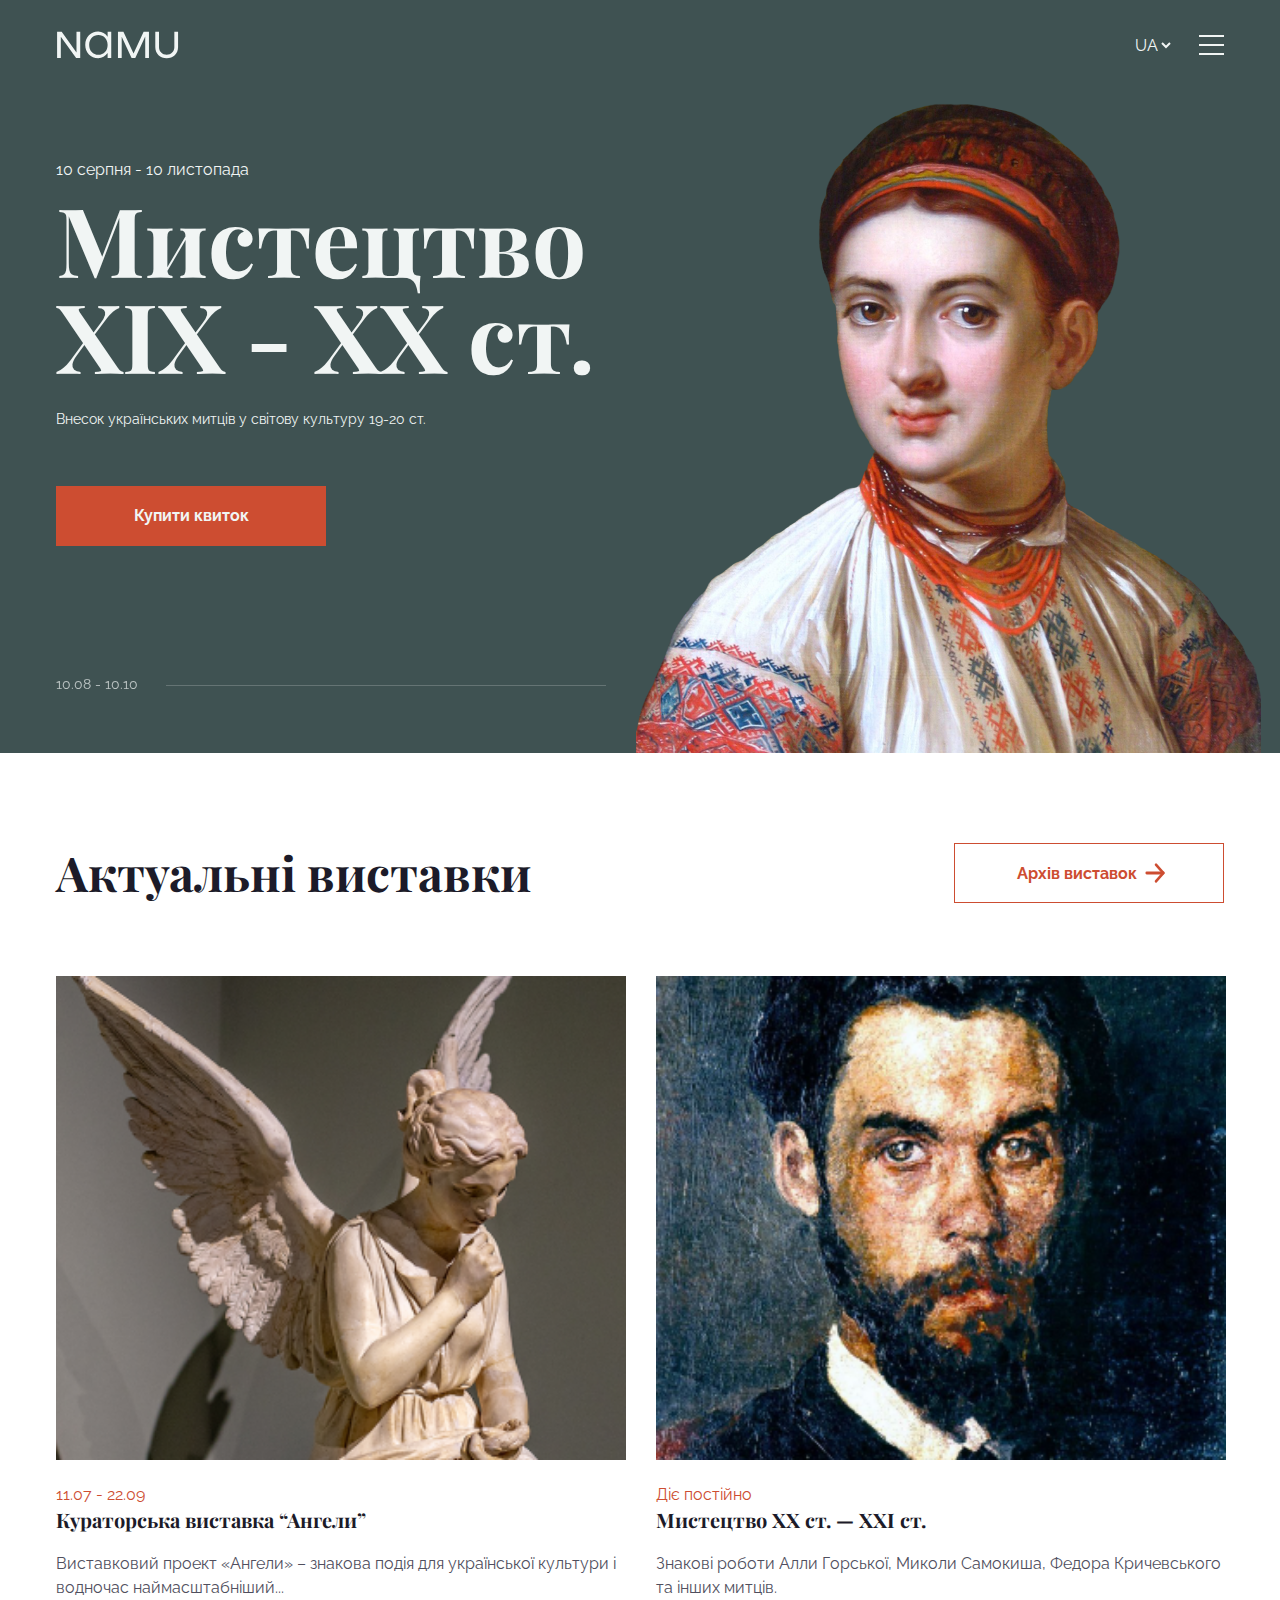
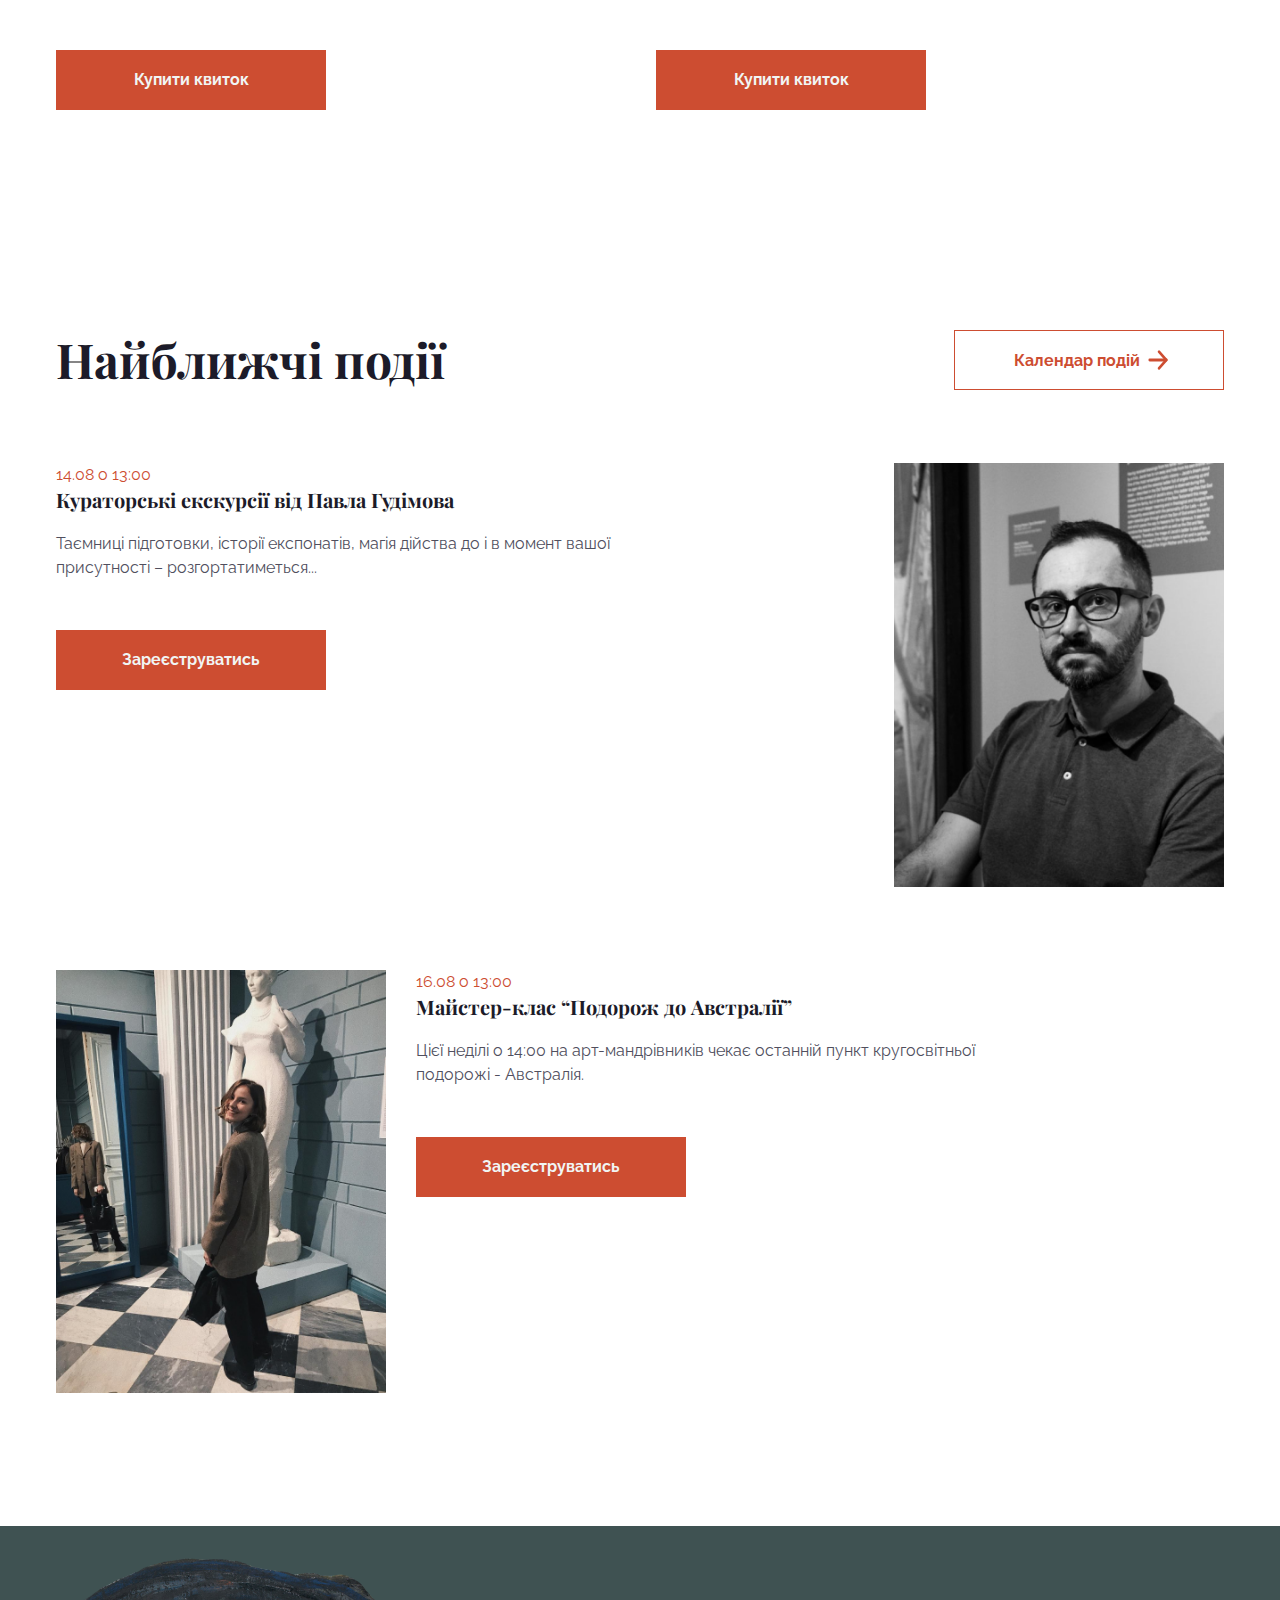
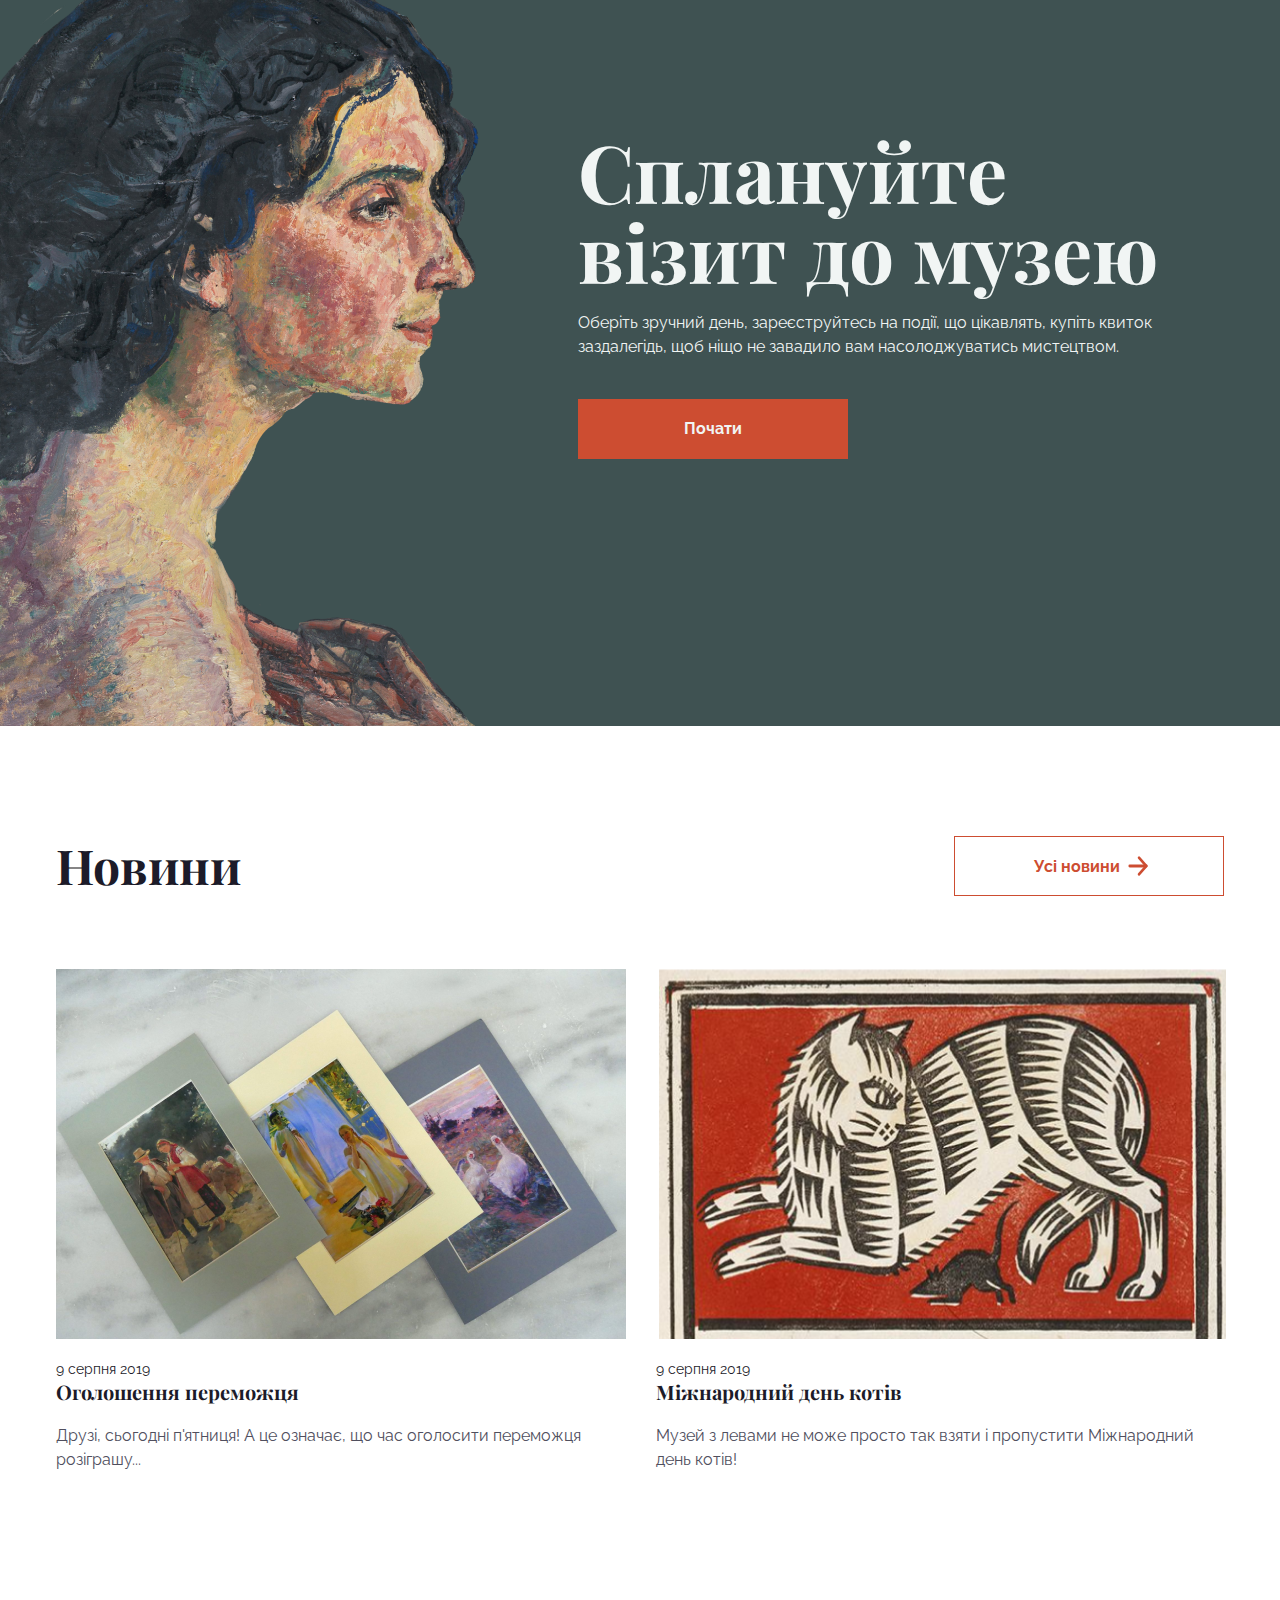
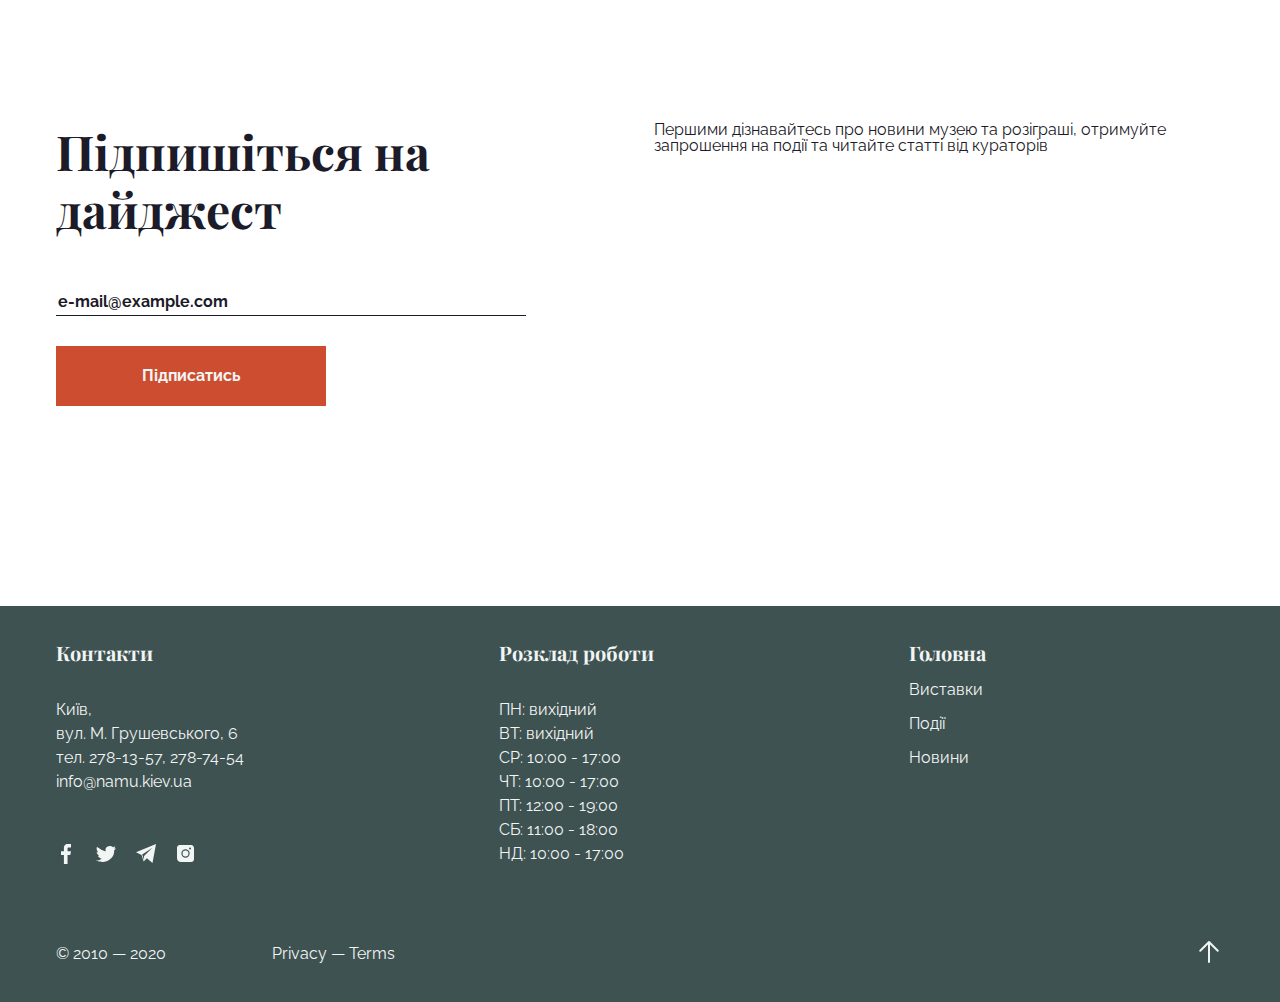
<file: index.html>
<!DOCTYPE html><html lang="en" class="page"><head><meta charset="UTF-8"><meta name="viewport" content="width=device-width, initial-scale=1.0"><title>NAMU</title><link rel="icon" href="favicon.a5691cd6.png" type="image/png"><link rel="stylesheet" href="main.f09e4ae9.css"><link rel="preconnect" href="https://fonts.googleapis.com"><link rel="preconnect" href="https://fonts.gstatic.com"><link href="https://fonts.googleapis.com/css2?family=Playfair+Display:wght@700&family=Raleway:wght@400;600&display=swap" rel="stylesheet"></head><body class="page__body"> <header class="header"> <div class="container"> <div class="top-actions"> <a href="#home" class="icon icon--logo"></a> <a href="#menu"> <svg class="icon icon--menu" width="25" height="20" fill="none" xmlns="http://www.w3.org/2000/svg"><rect width="25" height="2" fill="currentColor"/><rect y="9" width="25" height="2" fill="currentColor"/><rect y="18" width="25" height="2" fill="currentColor"/></svg> </a> <div class="top-actions__language-container">  <select name="language" class="top-actions__select-language"> <option value="ua">UA</option> <option value="en">EN</option> </select> </div> </div> <div class="header__content"> <div class="header__container"> <div class="header__text-field"> <span class="header__date">10 серпня - 10 листопада</span> <h1 class="header__title">Мистецтво ХІХ - ХХ ст.</h1> <span class="header__subtitle"> Внесок українських митців у світову культуру 19-20 ст. </span> <a href="#plan" class="button button__primary">Купити квиток</a> </div> <h6 class="header__exhibition-duration">10.08 - 10.10 <div class="header__divider"></div></h6> </div> <img class="header__image" src="header.22eafe52.png" alt="Painting 'Girl from Poddilya'"> </div> </div> </header> <nav class="page__menu menu" id="menu"> <div class="container"> <div class="top-actions"> <a href="#home" class="icon icon--logo"></a> <a href="#"> <svg class="icon icon--cross" width="22" height="22" fill="none" xmlns="http://www.w3.org/2000/svg"><rect width="28.822" height="2.001" transform="scale(.99054 1.00938) rotate(-45 24.81 9.69)" fill="currentColor"/><rect width="28.822" height="2.001" transform="scale(.99054 1.00938) rotate(45 .707 1.708)" fill="currentColor"/></svg> </a> <div class="top-actions__language-container"> <select name="language" class="top-actions__select-language top-actions__select-language--menu"> <option value="ua">UA</option> <option value="en">EN</option> </select> </div> </div> <div class="menu__content"> <div class="menu__text-field"> <div class="menu__info"> <div> Розклад сьогодні: <span class="menu__info--bold">12:00 - 19:00</span> </div> <div> Адреса: <a rel="noopener" class="menu__info menu__info--bold menu__info--adress-link" href="https://goo.gl/maps/BMLfViWd75P8qJG47" target="_blank"> Київ, вул. М. Грушевського, 6 </a> </div> </div> <ul class="menu__list"> <li class="menu__item"> <a href="#exhibitions" class="menu__link"> Актуальні виставки </a> </li> <li class="menu__item"> <a href="#events" class="menu__link"> Найближчі події </a> </li> <li class="menu__item"> <a href="#news" class="menu__link"> Новини </a> </li> </ul> <a href="#plan" class="button button__primary">Купити квиток</a> </div> <img class="menu__image" src="menu.aa5a0d1b.png" alt="Painting 'Portrait of a young man from the family of Tomara'"> </div> </div> </nav> <main> <section class="page__section page__section--mb--exhibitions exhibitions" id="exhibitions"> <div class="container"> <div class="page__section-heading"> <h3 class="page__section-title"> Актуальні виставки </h3> <a href="#" class="button button__secondary button--tablet"> Архів виставок </a> </div> <div class="grid grid--tablet-and-desktop"> <div class="grid__item grid__item--tablet-1-3 grid__item--desktop-1-6"> <div class="exhibitions__content content"> <img class="content__img content__img--exhibitions" src="exhibition-1.5750be99.png" alt="Photo of a sculpture of an angel"> <span class="content__date"> 11.07 - 22.09 </span> <h4 class="content__title"> Кураторська виставка “Ангели” </h4> <p class="content__description content__description--exhibition"> Виставковий проект «Ангели» – знакова подія для української культури і водночас наймасштабніший... </p> <a href="#plan" class="button button__primary">Купити квиток</a> </div> </div> <div class="grid__item grid__item--tablet-4-6 grid__item--desktop-7-12"> <div class="exhibitions__content content"> <img class="content__img content__img--exhibitions" src="exhibition-2.872ac24b.png" alt="Portrait of Mykola Kornylovych Pymonenko"> <span class="content__date"> Діє постійно </span> <h4 class="content__title"> Мистецтво ХХ ст. — XXI ст. </h4> <p class="content__description content__description--exhibition"> Знакові роботи Алли Горської, Миколи Самокиша, Федора Кричевського та інших митців. </p> <a href="#plan" class="button button__primary">Купити квиток</a> </div> </div> </div> <a href="#" class="button button--mobile button__secondary"> Архів виставок </a> </div> </section> <section class="page__section page__section--mb--events events" id="events"> <div class="container"> <div class="page__section-heading"> <h3 class="page__section-title"> Найближчі події </h3> <a href="#" class="button button__secondary button--tablet"> Календар подій </a> </div> <div class="events__content content events__content--reversed"> <div class="events__content-container"> <img class="content__img content__img--events" src="event-1.f3a47faa.png" alt="Photo of Pavlo Gudimov"> </div> <div class="events__content-container"> <span class="content__date"> 14.08 о 13:00 </span> <h4 class="content__title"> Кураторські екскурсії від Павла Гудімова </h4> <p class="content__description"> Таємниці підготовки, історії експонатів, магія дійства до і в момент вашої присутності – розгортатиметься... </p> <a href="#plan" class="button button__primary">Зареєструватись</a> </div> </div> <div class="events__content events__content--desktop content"> <div class="events__content-container"> <img class="content__img content__img--events" src="event-2.5c2bc74f.png" alt="Photo of a girl in front of a mirror"> </div> <div class="events__content-container"> <span class="content__date"> 16.08 о 13:00 </span> <h4 class="content__title"> Майстер-клас “Подорож до Австралії” </h4> <p class="content__description"> Цієї неділі о 14:00 на арт-мандрівників чекає останній пункт кругосвітньої подорожі - Австралія. </p> <a href="#plan" class="button button__primary">Зареєструватись</a> </div> </div> <a href="#" class="button button__secondary button--mobile"> Календар подій </a> </div> </section> <section class="page__section page__section--mb--plan page__section--theme--dark plan" id="plan"> <div class="plan__container"> <img class="plan__image" src="plan.982b710b.png" alt="Painting of a woman"> <div class="plan__content"> <h2 class="plan__title"> Сплануйте візит до музею </h2> <p class="plan__description"> Оберіть зручний день, зареєструйтесь на події, що цікавлять, купіть квиток заздалегідь, щоб ніщо не завадило вам насолоджуватись мистецтвом. </p> <a href="#" class="button button__primary">Почати</a> </div> </div> </section> <section class="page__section page__section--mb--news news" id="news"> <div class="container"> <div class="page__section-heading"> <h3 class="page__section-title"> Новини </h3> <a href="#" class="button button__secondary button--tablet"> Усі новини </a> </div> <div class="grid grid--tablet-and-desktop"> <div class="grid__item grid__item--tablet-1-3 grid__item--desktop-1-6"> <div class="content news__content"> <div class="content__img-container"> <div class="content__img--news content__img--news--first"></div> </div> <span class="content__date content__date--news"> 9 серпня 2019 </span> <h4 class="content__title"> Оголошення переможця </h4> <p class="content__description content__description--news"> Друзі, сьогодні п'ятниця! А це означає, що час оголосити переможця розіграшу... </p> </div> </div> <div class="grid__item grid__item--tablet-4-6 grid__item--desktop-7-12"> <div class="content news__content"> <div class="content__img-container"> <div class="content__img--news content__img--news--second"></div> </div> <span class="content__date content__date--news"> 9 серпня 2019 </span> <h4 class="content__title"> Міжнародний день котів </h4> <p class="content__description content__description--news"> Музей з левами не може просто так взяти і пропустити Міжнародний день котів! </p> </div> </div> </div> <a href="#" class="button button__secondary button--mobile"> Усі новини </a> </div> </section> <section class="page__section page__section--mb--subscribe subscribe"> <div class="container"> <div class="subscribe__content"> <div class="subscribe__content-container"> <h3 class="page__section-title page__section-title--subscribe"> Підпишіться на дайджест </h3> <div class="subscribe__description subscribe__description--mobile-and-tablet"> Першими дізнавайтесь про новини музею та розіграші, отримуйте запрошення на події та читайте статті від кураторів </div> <form action="#" method="get" class="subscribe__form"> <input type="email" name="email" class="subscribe__field" placeholder="e-mail@example.com" required> <button class="button button__primary button__primary--submit">Підписатись</button> </form> </div> <div class="subscribe__description subscribe__description--desktop"> Першими дізнавайтесь про новини музею та розіграші, отримуйте запрошення на події та читайте статті від кураторів </div> </div> </div> </section> </main> <footer class="footer"> <div class="container"> <div class="footer__content"> <div class="grid grid--tablet-and-desktop"> <div class="grid__item grid__item--tablet-1-2 grid__item--desktop-1-4"> <div class="footer__contacts"> <h5 class="footer__title">Контакти</h5> <div class="footer__description"> <a rel="noopener" class="footer__link" href="https://goo.gl/maps/BMLfViWd75P8qJG47" target="_blank"> Київ, <br> вул. М. Грушевського, 6 </a> <br> тел. <a class="footer__link" href="tel:278-13-57">278-13-57</a>, <a class="footer__link" href="tel:278-13-57">278-74-54</a> <br> <a class="footer__link" href="mailto:info@namu.kiev.ua">info@namu.kiev.ua</a> </div> <div class="footer__socials socials"> <a rel="noopener" class="socials__link" href="https://www.facebook.com/namu.museum/" target="_blank"> <svg class="socials__icon" width="20" height="20" fill="none" xmlns="http://www.w3.org/2000/svg"><path d="M7.91 10.943V20h3.636v-9.057h2.727L15 7.17h-3.454V4.528c0-.566.545-1.132 1.09-1.132H15V0h-4.182C9.91 0 7.91 1.32 7.91 3.396V7.17H5v3.773h2.91z" fill="currentColor"/></svg> </a> <a rel="noopener" class="socials__link" href="https://twitter.com/NAMU_120" target="_blank"> <svg class="socials__icon" width="20" height="20" fill="none" xmlns="http://www.w3.org/2000/svg"><path d="M3.79 15.967c-.843.488-2.878.474-3.79.406C.421 16.78 3.579 18 6.526 18c2.948 0 5.053-.407 8.632-3.66 2.863-2.601 3.158-6.369 2.947-7.928L20 4.38h-1.684l1.052-2.033c-.771.474-2.357 1.3-2.526.813-.21-.61-3.158-2.033-5.684-.407-2.021 1.301-1.684 3.05-1.474 4.473-3.79-.407-8.631-4.473-8.631-4.473-1.176 2.108.41 4.66 1.046 5.682l.006.01L.632 8.04c0 1.789 1.684 3.05 2.526 3.659H1.895c.673 1.789 2.807 2.778 3.79 3.05-.281.202-1.053.731-1.896 1.219z" fill="currentColor"/></svg> </a> <a rel="noopener" class="socials__link" href="https://t.me/namuofficial" target="_blank"> <svg class="socials__icon" width="20" height="20" fill="none" xmlns="http://www.w3.org/2000/svg"><path fill-rule="evenodd" clip-rule="evenodd" d="M7.629 17.464l3.299-3.175 5.567 4.763L20 0 0 8.165l5.567 2.722 2.062 6.577zm.412-1.814v-3.63l8.454-8.164-10.31 6.577 1.856 5.67v-.454z" fill="currentColor"/></svg> </a> <a rel="noopener" class="socials__link" href="https://www.instagram.com/namu.museum/" target="_blank"> <svg class="socials__icon" width="20" height="20" fill="none" xmlns="http://www.w3.org/2000/svg"><path fill-rule="evenodd" clip-rule="evenodd" d="M1 14.244V3.57C1 2.384 2.384 1 3.767 1h11.466C16.814 1 18 2.581 18 4.36v10.675A3.07 3.07 0 0114.837 18H4.953C2.78 18 1 16.419 1 14.244zm8.5-7.702a2.958 2.958 0 100 5.916 2.958 2.958 0 000-5.916zM5.342 9.5a4.158 4.158 0 118.316 0 4.158 4.158 0 01-8.316 0zm8.705-3.954a.988.988 0 100-1.976.988.988 0 000 1.977z" fill="currentColor"/></svg> </a> </div> </div> </div> <div class="grid__item grid__item--tablet-3-4 grid__item--desktop-5-8"> <div class="footer__schedule schedule"> <h5 class="footer__title">Розклад роботи</h5> <div class="footer__description"> ПН: вихідний <br> ВТ: вихідний <br> СР: 10:00 - 17:00 <br> ЧТ: 10:00 - 17:00 <br> ПТ: 12:00 - 19:00 <br> СБ: 11:00 - 18:00 <br> НД: 10:00 - 17:00 </div> </div> </div> <div class="grid__item grid__item--tablet-5-6 grid__item--desktop-9-12"> <nav class="footer__nav"> <ul class="footer__nav-list"> <li class="footer__nav-item"> <a href="#" class="footer__nav-link footer__nav-link--home"> Головна </a> </li> <li class="footer__nav-item"> <a href="#exhibitions" class="footer__nav-link"> Виставки </a> </li> <li class="footer__nav-item"> <a href="#events" class="footer__nav-link"> Події </a> </li> <li class="footer__nav-item"> <a href="#news" class="footer__nav-link"> Новини </a> </li> </ul> </nav> </div> </div> </div> <div class="footer__additional-info"> <div class="footer__additional-info-container"> <span class="footer__copyright"></span> © 2010 — 2020 <a class="footer__privacy-link" href="#">Privacy — Terms</a> </div> <a href="#" class="footer__top-arrow"> <svg width="30" height="30" fill="none" xmlns="http://www.w3.org/2000/svg"><path d="M15 25V5M6.25 13.75L15 5l8.75 8.75" stroke="currentColor" stroke-width="2" stroke-linecap="round" stroke-linejoin="round"/></svg> </a> </div> </div> </footer> <script type="text/javascript" src="main.06068a8a.js"></script> </body></html>
</file>
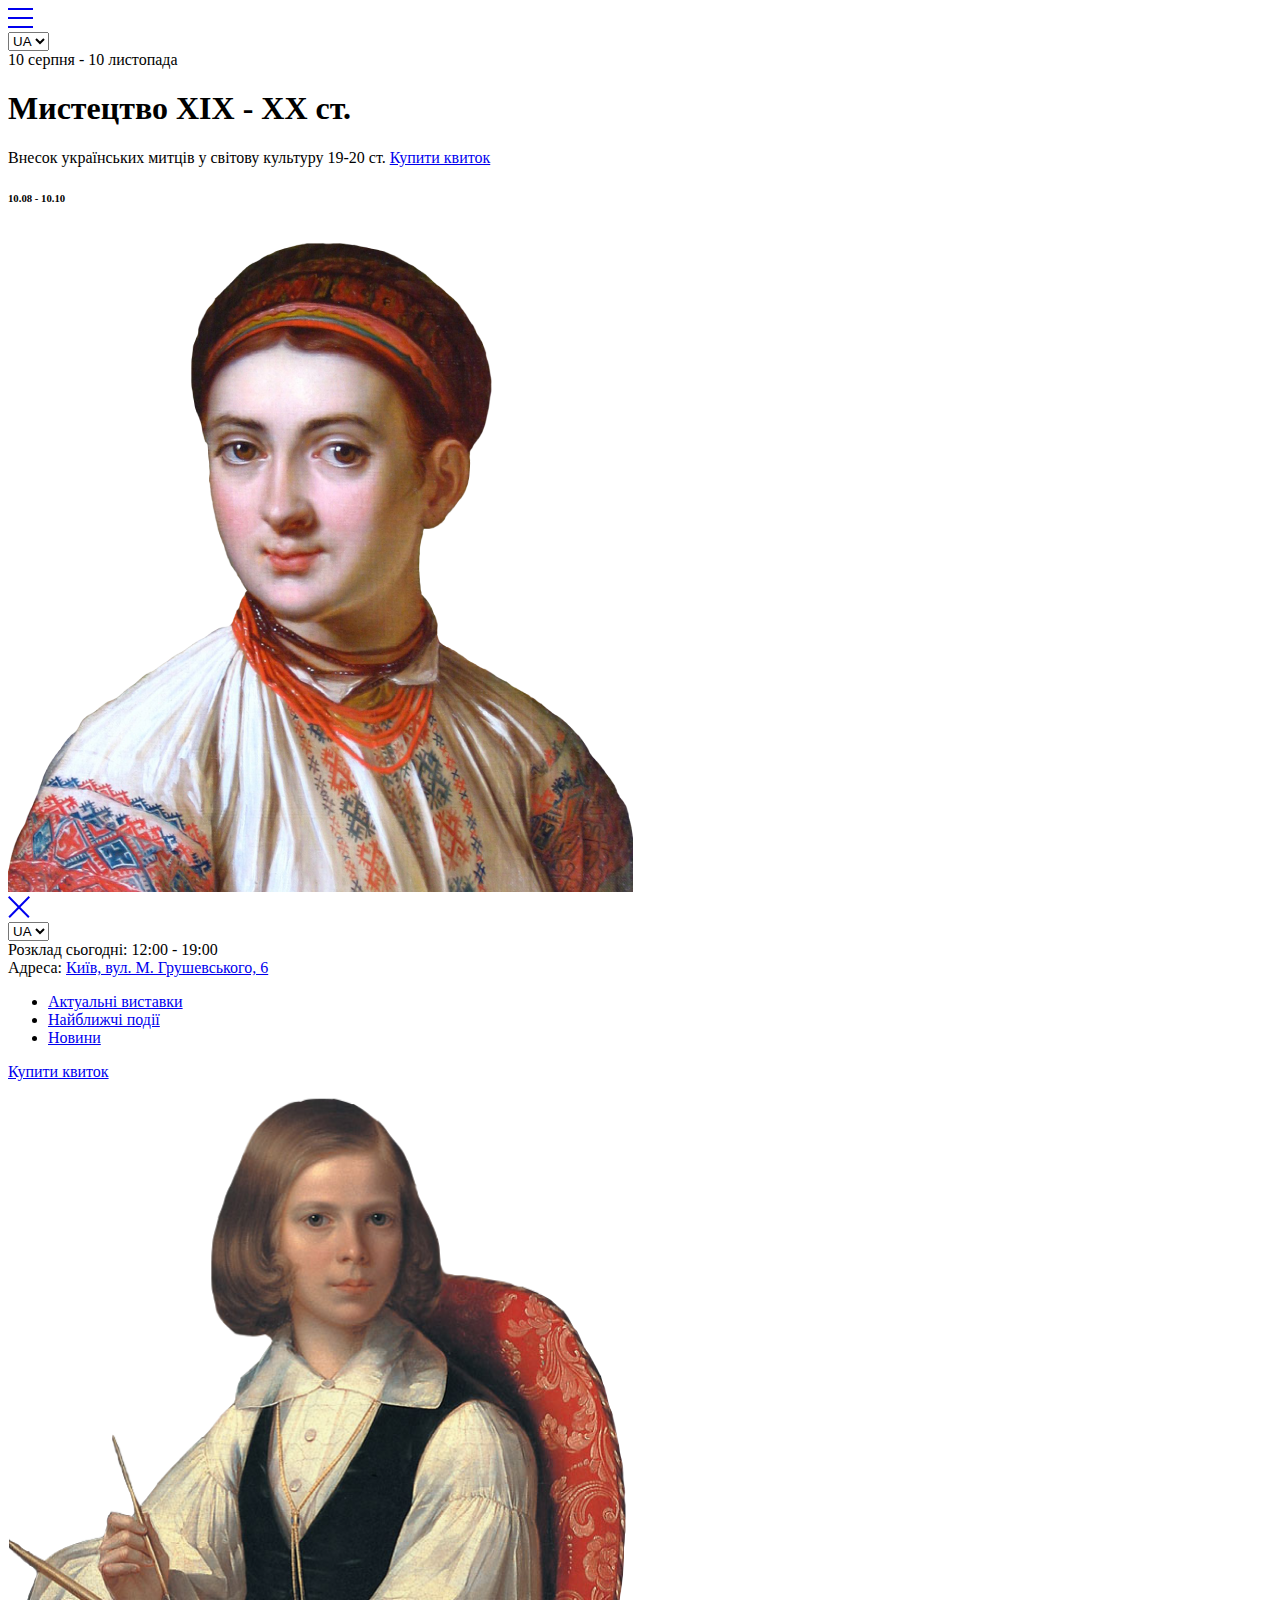
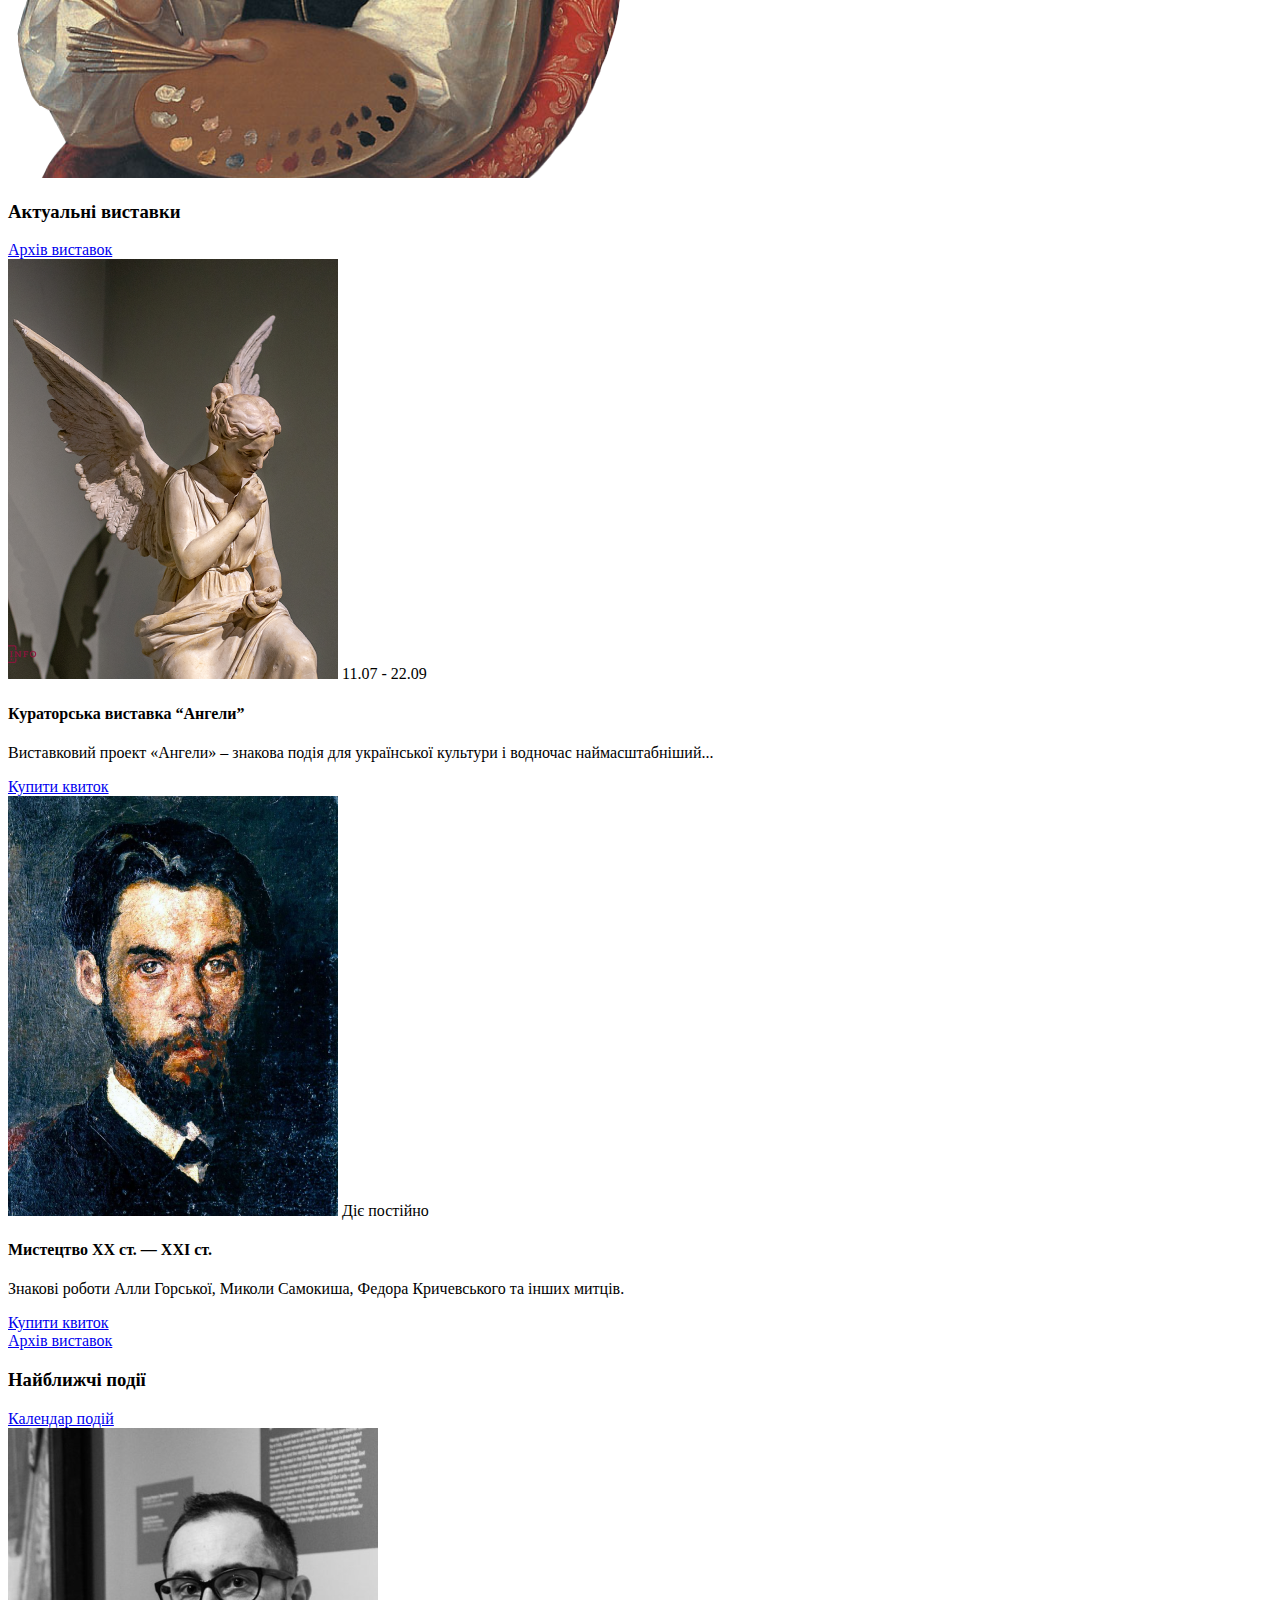
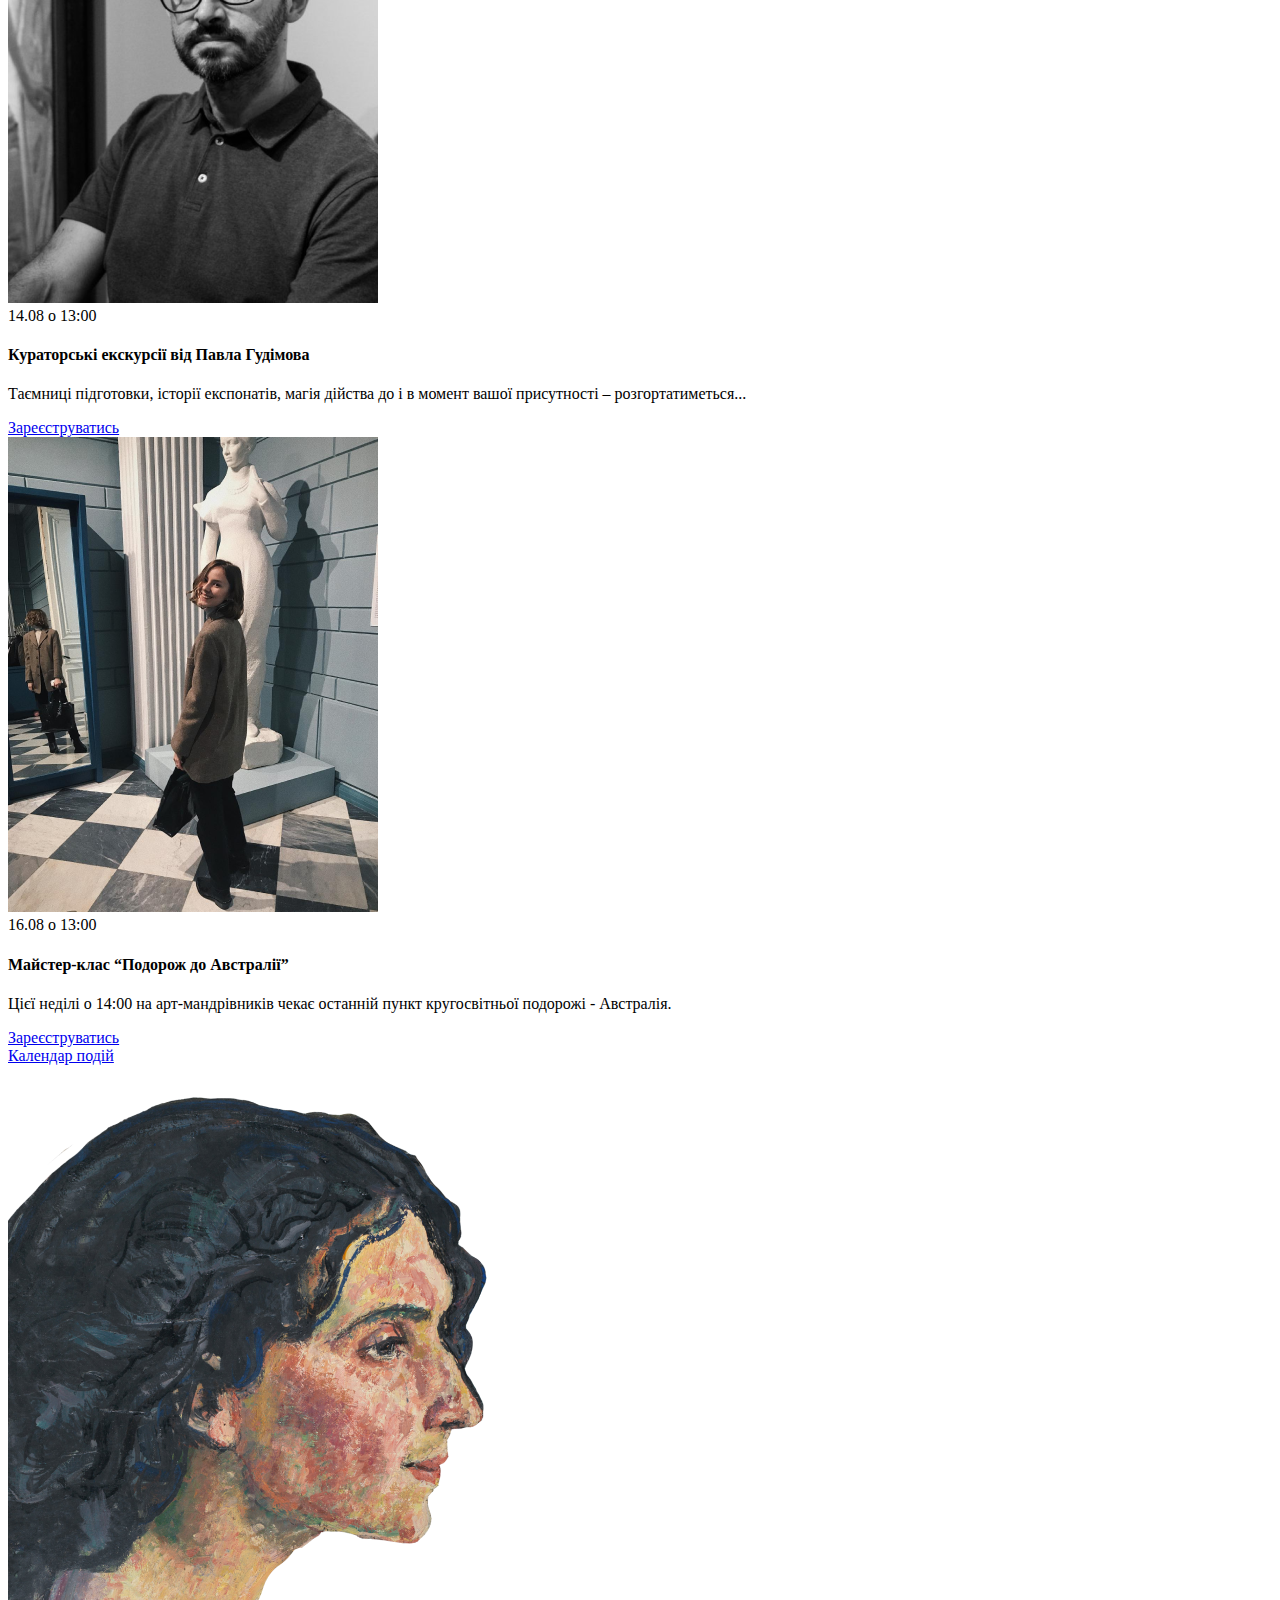
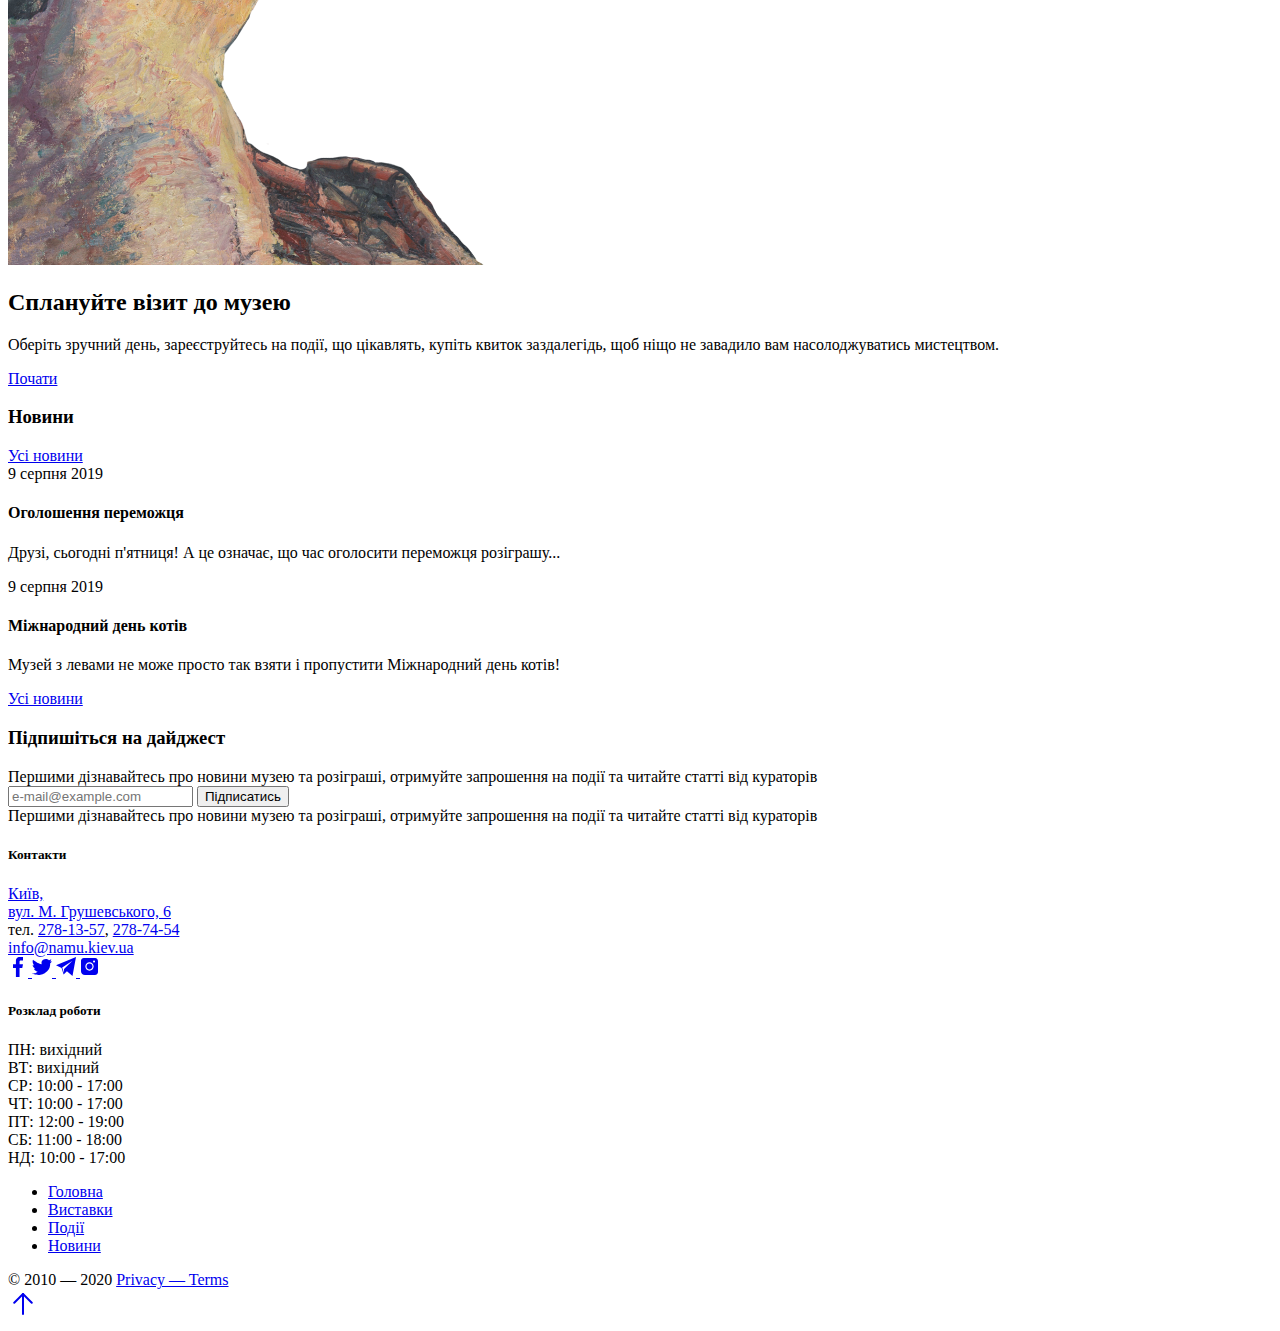
<file: src/index.html>
<!DOCTYPE html>
<html lang="en" class="page">
  <head>
    <meta charset="UTF-8">
    <meta name="viewport" content="width=device-width, initial-scale=1.0">
    <title>NAMU</title>
    <link
      rel="icon"
      href="images/favicon.png"
      type="image/png"
    >
    <link rel="stylesheet" href="./styles/main.scss">
    <link rel="preconnect" href="https://fonts.googleapis.com">
    <link rel="preconnect" href="https://fonts.gstatic.com">
    <link href="https://fonts.googleapis.com/css2?family=Playfair+Display:wght@700&family=Raleway:wght@400;600&display=swap" rel="stylesheet">
  </head>
  <body class="page__body">
    <header class="header">
      <div class="container">
        <div class="top-actions">
          <a href="#home" class="icon icon--logo"></a>
          <a href="#menu">
            <svg class="icon icon--menu"
              width="25"
              height="20"
              viewBox="0 0 25 20"
              fill="none"
              xmlns="http://www.w3.org/2000/svg"
            >
              <rect
                width="25"
                height="2"
                fill="currentColor"
              >
              </rect>
              <rect
                y="9"
                width="25"
                height="2"
                fill="currentColor"
              >
              </rect>
              <rect
                y="18"
                width="25"
                height="2"
                fill="currentColor"
              >
              </rect>
            </svg>
          </a>
          <div class="top-actions__language-container">
            <!-- <img
              class="top-actions__language"
              src="images/language.svg"
              alt="Language icon"
            >
            <img
              class="top-actions__language-selector"
              src="images/language_select.svg"
              alt="Language selector"
            > -->
            <select name="language" class="top-actions__select-language">
              <option value="ua">UA</option>
              <option value="en">EN</option>
            </select>
          </div>
        </div>
        <div class="header__content">
          <div class="header__container">
            <div class="header__text-field">
              <span class="header__date">10 серпня - 10 листопада</span>

              <h1 class="header__title">Мистецтво ХІХ - ХХ ст.</h1>

              <span class="header__subtitle">
                Внесок українських митців у світову культуру 19-20 ст.
              </span>

              <a href="#plan" class="button button__primary">Купити квиток</a>
            </div>

            <h6 class="header__exhibition-duration">10.08 - 10.10 <div class="header__divider"></div></h6>

          </div>

          <img
            class="header__image"
            src="images/header.png"
            alt="Painting 'Girl from Poddilya'"
          >
        </div>
      </div>
    </header>

    <nav class="page__menu menu" id="menu">
      <div class="container">
        <div class="top-actions">
          <a href="#home" class="icon icon--logo"></a>
          <a href="#">
            <svg
              class="icon icon--cross"
              width="22" height="22"
              viewBox="0 0 22 22"
              fill="none"
              xmlns="http://www.w3.org/2000/svg"
            >
              <rect
                width="28.8224"
                height="2.001"
                transform="matrix(0.700415 -0.713736 0.700415 0.713736 0.411133 20.5718)"
                fill="currentColor">
              </rect>
              <rect
                width="28.8224"
                height="2.001"
                transform="matrix(0.700415 0.713736 -0.700415 0.713736 1.40137 0)"
                fill="currentColor">
              </rect>
            </svg>
          </a>
          <div class="top-actions__language-container">
            <select name="language" class="top-actions__select-language top-actions__select-language--menu">
              <option value="ua">UA</option>
              <option value="en">EN</option>
            </select>
          </div>
        </div>
        <div class="menu__content">
          <div class="menu__text-field">
            <div class="menu__info">
              <div>
                Розклад сьогодні:
                <span class="menu__info--bold">12:00 - 19:00</span>
              </div>

              <div>
                Адреса:
                <a
                  rel="noopener"
                  class="menu__info menu__info--bold menu__info--adress-link"
                  href="https://goo.gl/maps/BMLfViWd75P8qJG47"
                  target="_blank"
                >
                  Київ, вул. М. Грушевського, 6
                </a>
              </div>
            </div>

            <ul class="menu__list">
              <li class="menu__item">
                <a href="#exhibitions" class="menu__link">
                  Актуальні виставки
                </a>
              </li>
              <li class="menu__item">
                <a href="#events" class="menu__link">
                  Найближчі події
                </a>
              </li>
              <li class="menu__item">
                <a href="#news" class="menu__link">
                  Новини
                </a>
              </li>
            </ul>

            <a href="#plan" class="button button__primary">Купити квиток</a>
          </div>
          <img
            class="menu__image"
            src="images/menu.png"
            alt="Painting 'Portrait of a young man from the family of Tomara'"
          >
        </div>
      </div>
    </nav>

    <main>
      <section class="page__section page__section--mb--exhibitions exhibitions" id="exhibitions">
        <div class="container">
          <div class="page__section-heading">
            <h3 class="page__section-title">
              Актуальні виставки
            </h3>

            <a href="#" class="button button__secondary button--tablet">
              Архів виставок
            </a>
          </div>

          <div class="grid grid--tablet-and-desktop">
            <div class="grid__item grid__item--tablet-1-3 grid__item--desktop-1-6">
              <div class="exhibitions__content content">
                <img
                  class="content__img content__img--exhibitions"
                  src="images/exhibition-1.png"
                  alt="Photo of a sculpture of an angel"
                >
                <span class="content__date">
                  11.07 - 22.09
                </span>

                <h4 class="content__title">
                  Кураторська виставка “Ангели”
                </h4>
                <p class="content__description content__description--exhibition">
                  Виставковий проект «Ангели» – знакова подія для української культури і водночас наймасштабніший...
                </p>

                <a href="#plan" class="button button__primary ">Купити квиток</a>
              </div>
            </div>

            <div class="grid__item grid__item--tablet-4-6 grid__item--desktop-7-12">
              <div class="exhibitions__content content">
                <img
                  class="content__img content__img--exhibitions"
                  src="images/exhibition-2.png"
                  alt="Portrait of Mykola Kornylovych Pymonenko"
                >

                <span class="content__date">
                  Діє постійно
                </span>

                <h4 class="content__title">
                  Мистецтво ХХ ст. — XXI ст.
                </h4>
                <p class="content__description content__description--exhibition">
                  Знакові роботи Алли Горської, Миколи Самокиша, Федора Кричевського та інших митців.
                </p>

                <a href="#plan" class="button button__primary">Купити квиток</a>
              </div>
            </div>
          </div>

          <a href="#" class="button button--mobile button__secondary">
            Архів виставок
          </a>
        </div>
      </section>

      <section class="page__section page__section--mb--events events" id="events">
        <div class="container">
          <div class="page__section-heading">
            <h3 class="page__section-title">
              Найближчі події
            </h3>

            <a href="#" class="button button__secondary button--tablet">
              Календар подій
            </a>
          </div>

          <div class="events__content content events__content--reversed">
            <div class="events__content-container">
              <img
                class="content__img content__img--events"
                src="images/event-1.png"
                alt="Photo of Pavlo Gudimov"
              >
            </div>
            <div class="events__content-container">
              <span class="content__date">
                14.08 о 13:00
              </span>

              <h4 class="content__title">
                Кураторські екскурсії від Павла Гудімова
              </h4>
              <p class="content__description">
                Таємниці підготовки, історії експонатів, магія дійства до і в момент вашої присутності – розгортатиметься...
              </p>

              <a href="#plan" class="button button__primary">Зареєструватись</a>
            </div>
          </div>

          <div class="events__content events__content--desktop content">
            <div class="events__content-container">
              <img
                class="content__img content__img--events"
                src="images/event-2.png"
                alt="Photo of a girl in front of a mirror"
              >
            </div>

            <div class="events__content-container">
              <span class="content__date">
                16.08 о 13:00
              </span>

              <h4 class="content__title">
                Майстер-клас “Подорож до Австралії”
              </h4>
              <p class="content__description">
                Цієї неділі о 14:00 на арт-мандрівників чекає останній пункт кругосвітньої подорожі - Австралія.
              </p>

              <a href="#plan" class="button button__primary">Зареєструватись</a>
            </div>
          </div>

          <a href="#" class="button button__secondary button--mobile">
            Календар подій
          </a>
        </div>
      </section>

      <section class="page__section page__section--mb--plan page__section--theme--dark plan" id="plan">
        <div class="plan__container">
          <img
            class="plan__image"
            src="images/plan.png"
            alt="Painting of a woman"
          >
          <div class="plan__content">
            <h2 class="plan__title">
              Сплануйте візит до музею
            </h2>

            <p class="plan__description">
              Оберіть зручний день, зареєструйтесь на події, що цікавлять, купіть квиток заздалегідь, щоб ніщо не завадило вам насолоджуватись мистецтвом.
            </p>

            <a href="#" class="button button__primary">Почати</a>
          </div>
        </div>
      </section>

      <section class="page__section page__section--mb--news news" id="news">
        <div class="container">
          <div class="page__section-heading">
            <h3 class="page__section-title">
              Новини
            </h3>

            <a href="#" class="button button__secondary button--tablet">
              Усі новини
            </a>
          </div>

          <div class="grid grid--tablet-and-desktop">
            <div class="grid__item grid__item--tablet-1-3 grid__item--desktop-1-6">
              <div class="content news__content">
                <div class="content__img-container">
                  <div class="content__img--news content__img--news--first"></div>
                </div>

                <span class="content__date content__date--news">
                  9 серпня 2019
                </span>

                <h4 class="content__title">
                  Оголошення переможця
                </h4>

                <p class="content__description content__description--news">
                  Друзі, сьогодні п'ятниця! А це означає, що час оголосити переможця розіграшу...
                </p>
              </div>
            </div>

            <div class="grid__item grid__item--tablet-4-6 grid__item--desktop-7-12">
              <div class="content news__content">
                <div class="content__img-container">
                  <div class="content__img--news content__img--news--second"></div>
                </div>

                <span class="content__date content__date--news">
                  9 серпня 2019
                </span>

                <h4 class="content__title">
                  Міжнародний день котів
                </h4>

                <p class="content__description content__description--news">
                  Музей з левами не може просто так взяти і пропустити Міжнародний день котів!
                </p>
              </div>
            </div>
          </div>

          <a href="#" class="button button__secondary button--mobile">
            Усі новини
          </a>
        </div>
      </section>

      <section class="page__section page__section--mb--subscribe subscribe">
        <div class="container">
          <div class="subscribe__content">
            <div class="subscribe__content-container">
              <h3 class="page__section-title page__section-title--subscribe">
                Підпишіться на дайджест
              </h3>

              <div class="subscribe__description subscribe__description--mobile-and-tablet">
                Першими дізнавайтесь про новини музею та розіграші, отримуйте запрошення на події та читайте статті від кураторів
              </div>

              <form
                action="#"
                method="get"
                class="subscribe__form"
              >
                <input
                  type="email"
                  name="email"
                  class="subscribe__field"
                  placeholder="e-mail@example.com"
                  required
                >

                <button class="button button__primary button__primary--submit">Підписатись</button>
              </form>
            </div>


            <div class="subscribe__description subscribe__description--desktop">
              Першими дізнавайтесь про новини музею та розіграші, отримуйте запрошення на події та читайте статті від кураторів
            </div>
          </div>


        </div>
      </section>
    </main>

    <footer class="footer">
      <div class="container">
        <div class="footer__content">
          <div class="grid grid--tablet-and-desktop">
            <div class="grid__item grid__item--tablet-1-2 grid__item--desktop-1-4">
              <div class="footer__contacts">
                <h5 class="footer__title">Контакти</h5>
                <div class="footer__description">
                  <a
                    rel="noopener"
                    class="footer__link"
                    href="https://goo.gl/maps/BMLfViWd75P8qJG47"
                    target="_blank"
                  >
                    Київ,
                    <br>
                    вул. М. Грушевського, 6
                  </a>
                  <br>
                  тел.
                  <a class="footer__link" href="tel:278-13-57">278-13-57</a>,
                  <a class="footer__link" href="tel:278-13-57">278-74-54</a>
                  <br>

                  <a class="footer__link" href="mailto:info@namu.kiev.ua">info@namu.kiev.ua</a>
                </div>

                <div class="footer__socials socials">
                  <a
                    rel="noopener"
                    class="socials__link"
                    href="https://www.facebook.com/namu.museum/"
                    target="_blank"
                  >
                    <svg
                      class="socials__icon"
                      width="20" height="20"
                      viewBox="0 0 20 20"
                      fill="none"
                      xmlns="http://www.w3.org/2000/svg"
                    >
                      <path d="M7.90909 10.9434V20H11.5455V10.9434H14.2727L15 7.16981H11.5455V4.5283C11.5455 3.96226 12.0909 3.39623 12.6364 3.39623H15V0H10.8182C9.90909 0 7.90909 1.32075 7.90909 3.39623V7.16981H5V10.9434H7.90909Z"
                      fill="currentColor">
                    </path>
                    </svg>
                  </a>
                  <a
                    rel="noopener"
                    class="socials__link"
                    href="https://twitter.com/NAMU_120"
                    target="_blank"
                  >
                    <svg
                      class="socials__icon"
                      width="20"
                      height="20"
                      viewBox="0 0 20 20"
                      fill="none"
                      xmlns="http://www.w3.org/2000/svg"
                    >
                      <path d="M3.78947 15.9669C2.94737 16.4548 0.912281 16.4412 0 16.3734C0.421053 16.78 3.57895 18 6.52632 18C9.47368 18 11.5789 17.5934 15.1579 14.3408C18.0211 11.7387 18.3158 7.971 18.1053 6.41244L20 4.37953H18.3158L19.3684 2.34663C18.5965 2.82095 17.0105 3.64763 16.8421 3.15973C16.6316 2.54986 13.6842 1.12682 11.1579 2.75314C9.13684 4.0542 9.47368 5.80257 9.68421 7.22553C5.89474 6.81902 1.05263 2.75314 1.05263 2.75314C-0.122503 4.86053 1.46337 7.41233 2.09911 8.43529L2.10526 8.4452L0.631579 8.03862C0.631579 9.82757 2.31579 11.0881 3.15789 11.6978H1.89474C2.56842 13.4867 4.70175 14.4761 5.68421 14.7471C5.40351 14.9504 4.63158 15.479 3.78947 15.9669Z"
                      fill="currentColor">
                    </path>
                    </svg>
                  </a>
                  <a
                    rel="noopener"
                    class="socials__link"
                    href="https://t.me/namuofficial"
                    target="_blank"
                  >
                    <svg
                      class="socials__icon"
                      width="20"
                      height="20"
                      viewBox="0 0 20 20"
                      fill="none"
                      xmlns="http://www.w3.org/2000/svg"
                    >
                      <path
                        fill-rule="evenodd"
                        clip-rule="evenodd"
                        d="M7.62887 17.4639L10.9278 14.2887L16.4948 19.0515L20 0L0 8.16495L5.56701 10.8866L7.62887 17.4639ZM8.0412 15.6495V12.0207L16.4948 3.85572L6.18553 10.433L8.0412 16.1031V15.6495Z" fill="currentColor">
                      </path>
                    </svg>
                  </a>
                  <a
                    rel="noopener"
                    class="socials__link"
                    href="https://www.instagram.com/namu.museum/"
                    target="_blank"
                  >
                    <svg
                      class="socials__icon"
                      width="20"
                      height="20"
                      viewBox="0 0 20 20"
                      fill="none"
                      xmlns="http://www.w3.org/2000/svg"
                    >
                      <path
                        fill-rule="evenodd"
                        clip-rule="evenodd"
                        d="M1 14.2442V3.56977C1 2.38372 2.38372 1 3.76744 1H15.2326C16.814 1 18 2.5814 18 4.36047V15.0349C18 16.2209 17.0116 18 14.8372 18H4.95349C2.77907 18 1 16.4186 1 14.2442ZM9.50003 6.54189C7.8663 6.54189 6.54189 7.8663 6.54189 9.50003C6.54189 11.1338 7.8663 12.4582 9.50003 12.4582C11.1338 12.4582 12.4582 11.1338 12.4582 9.50003C12.4582 7.8663 11.1338 6.54189 9.50003 6.54189ZM5.34189 9.50003C5.34189 7.20356 7.20356 5.34189 9.50003 5.34189C11.7965 5.34189 13.6582 7.20356 13.6582 9.50003C13.6582 11.7965 11.7965 13.6582 9.50003 13.6582C7.20356 13.6582 5.34189 11.7965 5.34189 9.50003ZM14.0466 5.5465C14.5924 5.5465 15.035 5.10399 15.035 4.55813C15.035 4.01226 14.5924 3.56976 14.0466 3.56976C13.5007 3.56976 13.0582 4.01226 13.0582 4.55813C13.0582 5.10399 13.5007 5.5465 14.0466 5.5465Z"
                        fill="currentColor">
                      </path>
                    </svg>
                  </a>
                </div>
              </div>
            </div>

            <div class="grid__item grid__item--tablet-3-4 grid__item--desktop-5-8">
              <div class="footer__schedule schedule">
                <h5 class="footer__title">Розклад роботи</h5>
                <div class="footer__description">
                  ПН: вихідний
                  <br>
                  ВТ: вихідний
                  <br>
                  СР: 10:00 - 17:00
                  <br>
                  ЧТ: 10:00 - 17:00
                  <br>
                  ПТ: 12:00 - 19:00
                  <br>
                  СБ: 11:00 - 18:00
                  <br>
                  НД: 10:00 - 17:00
                </div>
              </div>
            </div>

            <div class="grid__item grid__item--tablet-5-6 grid__item--desktop-9-12">
              <nav class="footer__nav">
                <ul class="footer__nav-list">
                  <li class="footer__nav-item">
                    <a href="#" class="footer__nav-link footer__nav-link--home">
                      Головна
                    </a>
                  </li>
                  <li class="footer__nav-item">
                    <a href="#exhibitions" class="footer__nav-link">
                      Виставки
                    </a>
                  </li>
                  <li class="footer__nav-item">
                    <a href="#events" class="footer__nav-link">
                      Події
                    </a>
                  </li>
                  <li class="footer__nav-item">
                    <a href="#news" class="footer__nav-link">
                      Новини
                    </a>
                  </li>
                </ul>
              </nav>
            </div>
          </div>
        </div>

        <div class="footer__additional-info">
          <div class="footer__additional-info-container">
            <span class="footer__copyright"></span> © 2010 — 2020
            <a class="footer__privacy-link" href="#">Privacy — Terms</a>
          </div>
          <a href="#" class="footer__top-arrow">
            <svg
              width="30"
              height="30"
              viewBox="0 0 30 30"
              fill="none"
              xmlns="http://www.w3.org/2000/svg"
            >
              <path
                d="M15 24.9998V4.99976"
                stroke="currentColor"
                stroke-width="2"
                stroke-linecap="round"
                stroke-linejoin="round">
              </path>
              <path
                d="M6.25 13.7498L15 4.99976L23.75 13.7498"
                stroke="currentColor"
                stroke-width="2"
                stroke-linecap="round"
                stroke-linejoin="round">
              </path>
            </svg>
          </a>
        </div>
      </div>
    </footer>
    <script type="text/javascript" src="scripts/main.js"></script>
  </body>
</html>
</file>
<file: main.f09e4ae9.css>
a,abbr,acronym,address,applet,article,aside,audio,b,big,blockquote,body,canvas,caption,center,cite,code,dd,del,details,dfn,div,dl,dt,em,embed,fieldset,figcaption,figure,footer,form,h1,h2,h3,h4,h5,h6,header,hgroup,html,i,iframe,img,ins,kbd,label,legend,li,mark,menu,nav,object,ol,output,p,pre,q,ruby,s,samp,section,small,span,strike,strong,sub,summary,sup,table,tbody,td,tfoot,th,thead,time,tr,tt,u,ul,var,video{margin:0;padding:0;border:0;font-size:100%;font:inherit;vertical-align:baseline}article,aside,details,figcaption,figure,footer,header,hgroup,menu,nav,section{display:block}body{line-height:1}ol,ul{list-style:none}blockquote,q{quotes:none}blockquote:after,blockquote:before,q:after,q:before{content:"";content:none}table{border-collapse:collapse;border-spacing:0}*{box-sizing:border-box}.page{scroll-behavior:smooth;font-family:Raleway,Helvetica,sans-serif;font-size:16px;line-height:24px}.page__body--with-menu{overflow:hidden}.page__menu{position:fixed;top:0;left:0;right:0;transform:translateY(-100%);transition:transform .5s}.page__menu:target{transform:translateY(0)}.page__section:first-child{margin-top:90px}@media (min-width:768px){.page__section:first-child{margin-top:105px}}@media (min-width:1280px){.page__section:first-child{margin-top:90px}}.page__section--mb--exhibitions{margin-bottom:120px}@media (min-width:768px){.page__section--mb--exhibitions{margin-bottom:164px}}@media (min-width:1280px){.page__section--mb--exhibitions{margin-bottom:200px}}.page__section--mb--events{margin-bottom:90px}@media (min-width:768px){.page__section--mb--events{margin-bottom:100px}}@media (min-width:1280px){.page__section--mb--events{margin-bottom:110px}}.page__section--mb--plan{margin-bottom:90px}@media (min-width:768px){.page__section--mb--plan{margin-bottom:125px}}@media (min-width:1280px){.page__section--mb--plan{margin-bottom:110px}}.page__section--mb--news{margin-bottom:120px}@media (min-width:768px){.page__section--mb--news{margin-bottom:160px}}@media (min-width:1280px){.page__section--mb--news{margin-bottom:200px}}.page__section--mb--subscribe{margin-bottom:80px}@media (min-width:768px){.page__section--mb--subscribe{margin-bottom:128px}}@media (min-width:1280px){.page__section--mb--subscribe{margin-bottom:200px}}.page__section--theme--dark{background-color:#3f5252}@media (min-width:768px){.page__section-heading{display:flex;justify-content:space-between}}.page__section-title{margin-bottom:60px;font-family:Playfair Display,Times New Roman,serif;font-weight:700;font-size:28px;line-height:35px;color:#1c1b29}@media (min-width:768px){.page__section-title{margin-bottom:75px;font-size:40px;line-height:50px}}@media (min-width:1280px){.page__section-title{font-size:48px;line-height:58px}}.page__section-title--subscribe{margin-bottom:20px}.grid{display:grid;column-gap:30px;grid-template-columns:repeat 6,1fr}@media (min-width:1280px){.grid{grid-template-columns:repeat 12,1fr}}.grid--tablet-and-desktop{display:block}@media (min-width:768px){.grid--tablet-and-desktop{display:grid}}@media (min-width:1280px){.grid--tablet-and-desktop{display:grid}}.grid__item--tablet-1-1{grid-column:1/2}@media (min-width:1280px){.grid__item--desktop-1-1{grid-column:1/2}}.grid__item--tablet-1-2{grid-column:1/3}@media (min-width:1280px){.grid__item--desktop-1-2{grid-column:1/3}}.grid__item--tablet-1-3{grid-column:1/4}@media (min-width:1280px){.grid__item--desktop-1-3{grid-column:1/4}}.grid__item--tablet-1-4{grid-column:1/5}@media (min-width:1280px){.grid__item--desktop-1-4{grid-column:1/5}}.grid__item--tablet-1-5{grid-column:1/6}@media (min-width:1280px){.grid__item--desktop-1-5{grid-column:1/6}}.grid__item--tablet-1-6{grid-column:1/7}@media (min-width:1280px){.grid__item--desktop-1-6{grid-column:1/7}}.grid__item--tablet-1-7{grid-column:1/8}@media (min-width:1280px){.grid__item--desktop-1-7{grid-column:1/8}}.grid__item--tablet-1-8{grid-column:1/9}@media (min-width:1280px){.grid__item--desktop-1-8{grid-column:1/9}}.grid__item--tablet-1-9{grid-column:1/10}@media (min-width:1280px){.grid__item--desktop-1-9{grid-column:1/10}}.grid__item--tablet-1-10{grid-column:1/11}@media (min-width:1280px){.grid__item--desktop-1-10{grid-column:1/11}}.grid__item--tablet-1-11{grid-column:1/12}@media (min-width:1280px){.grid__item--desktop-1-11{grid-column:1/12}}.grid__item--tablet-1-12{grid-column:1/13}@media (min-width:1280px){.grid__item--desktop-1-12{grid-column:1/13}}.grid__item--tablet-2-2{grid-column:2/3}@media (min-width:1280px){.grid__item--desktop-2-2{grid-column:2/3}}.grid__item--tablet-2-3{grid-column:2/4}@media (min-width:1280px){.grid__item--desktop-2-3{grid-column:2/4}}.grid__item--tablet-2-4{grid-column:2/5}@media (min-width:1280px){.grid__item--desktop-2-4{grid-column:2/5}}.grid__item--tablet-2-5{grid-column:2/6}@media (min-width:1280px){.grid__item--desktop-2-5{grid-column:2/6}}.grid__item--tablet-2-6{grid-column:2/7}@media (min-width:1280px){.grid__item--desktop-2-6{grid-column:2/7}}.grid__item--tablet-2-7{grid-column:2/8}@media (min-width:1280px){.grid__item--desktop-2-7{grid-column:2/8}}.grid__item--tablet-2-8{grid-column:2/9}@media (min-width:1280px){.grid__item--desktop-2-8{grid-column:2/9}}.grid__item--tablet-2-9{grid-column:2/10}@media (min-width:1280px){.grid__item--desktop-2-9{grid-column:2/10}}.grid__item--tablet-2-10{grid-column:2/11}@media (min-width:1280px){.grid__item--desktop-2-10{grid-column:2/11}}.grid__item--tablet-2-11{grid-column:2/12}@media (min-width:1280px){.grid__item--desktop-2-11{grid-column:2/12}}.grid__item--tablet-2-12{grid-column:2/13}@media (min-width:1280px){.grid__item--desktop-2-12{grid-column:2/13}}.grid__item--tablet-3-3{grid-column:3/4}@media (min-width:1280px){.grid__item--desktop-3-3{grid-column:3/4}}.grid__item--tablet-3-4{grid-column:3/5}@media (min-width:1280px){.grid__item--desktop-3-4{grid-column:3/5}}.grid__item--tablet-3-5{grid-column:3/6}@media (min-width:1280px){.grid__item--desktop-3-5{grid-column:3/6}}.grid__item--tablet-3-6{grid-column:3/7}@media (min-width:1280px){.grid__item--desktop-3-6{grid-column:3/7}}.grid__item--tablet-3-7{grid-column:3/8}@media (min-width:1280px){.grid__item--desktop-3-7{grid-column:3/8}}.grid__item--tablet-3-8{grid-column:3/9}@media (min-width:1280px){.grid__item--desktop-3-8{grid-column:3/9}}.grid__item--tablet-3-9{grid-column:3/10}@media (min-width:1280px){.grid__item--desktop-3-9{grid-column:3/10}}.grid__item--tablet-3-10{grid-column:3/11}@media (min-width:1280px){.grid__item--desktop-3-10{grid-column:3/11}}.grid__item--tablet-3-11{grid-column:3/12}@media (min-width:1280px){.grid__item--desktop-3-11{grid-column:3/12}}.grid__item--tablet-3-12{grid-column:3/13}@media (min-width:1280px){.grid__item--desktop-3-12{grid-column:3/13}}.grid__item--tablet-4-4{grid-column:4/5}@media (min-width:1280px){.grid__item--desktop-4-4{grid-column:4/5}}.grid__item--tablet-4-5{grid-column:4/6}@media (min-width:1280px){.grid__item--desktop-4-5{grid-column:4/6}}.grid__item--tablet-4-6{grid-column:4/7}@media (min-width:1280px){.grid__item--desktop-4-6{grid-column:4/7}}.grid__item--tablet-4-7{grid-column:4/8}@media (min-width:1280px){.grid__item--desktop-4-7{grid-column:4/8}}.grid__item--tablet-4-8{grid-column:4/9}@media (min-width:1280px){.grid__item--desktop-4-8{grid-column:4/9}}.grid__item--tablet-4-9{grid-column:4/10}@media (min-width:1280px){.grid__item--desktop-4-9{grid-column:4/10}}.grid__item--tablet-4-10{grid-column:4/11}@media (min-width:1280px){.grid__item--desktop-4-10{grid-column:4/11}}.grid__item--tablet-4-11{grid-column:4/12}@media (min-width:1280px){.grid__item--desktop-4-11{grid-column:4/12}}.grid__item--tablet-4-12{grid-column:4/13}@media (min-width:1280px){.grid__item--desktop-4-12{grid-column:4/13}}.grid__item--tablet-5-5{grid-column:5/6}@media (min-width:1280px){.grid__item--desktop-5-5{grid-column:5/6}}.grid__item--tablet-5-6{grid-column:5/7}@media (min-width:1280px){.grid__item--desktop-5-6{grid-column:5/7}}.grid__item--tablet-5-7{grid-column:5/8}@media (min-width:1280px){.grid__item--desktop-5-7{grid-column:5/8}}.grid__item--tablet-5-8{grid-column:5/9}@media (min-width:1280px){.grid__item--desktop-5-8{grid-column:5/9}}.grid__item--tablet-5-9{grid-column:5/10}@media (min-width:1280px){.grid__item--desktop-5-9{grid-column:5/10}}.grid__item--tablet-5-10{grid-column:5/11}@media (min-width:1280px){.grid__item--desktop-5-10{grid-column:5/11}}.grid__item--tablet-5-11{grid-column:5/12}@media (min-width:1280px){.grid__item--desktop-5-11{grid-column:5/12}}.grid__item--tablet-5-12{grid-column:5/13}@media (min-width:1280px){.grid__item--desktop-5-12{grid-column:5/13}}.grid__item--tablet-6-6{grid-column:6/7}@media (min-width:1280px){.grid__item--desktop-6-6{grid-column:6/7}}.grid__item--tablet-6-7{grid-column:6/8}@media (min-width:1280px){.grid__item--desktop-6-7{grid-column:6/8}}.grid__item--tablet-6-8{grid-column:6/9}@media (min-width:1280px){.grid__item--desktop-6-8{grid-column:6/9}}.grid__item--tablet-6-9{grid-column:6/10}@media (min-width:1280px){.grid__item--desktop-6-9{grid-column:6/10}}.grid__item--tablet-6-10{grid-column:6/11}@media (min-width:1280px){.grid__item--desktop-6-10{grid-column:6/11}}.grid__item--tablet-6-11{grid-column:6/12}@media (min-width:1280px){.grid__item--desktop-6-11{grid-column:6/12}}.grid__item--tablet-6-12{grid-column:6/13}@media (min-width:1280px){.grid__item--desktop-6-12{grid-column:6/13}}.grid__item--tablet-7-7{grid-column:7/8}@media (min-width:1280px){.grid__item--desktop-7-7{grid-column:7/8}}.grid__item--tablet-7-8{grid-column:7/9}@media (min-width:1280px){.grid__item--desktop-7-8{grid-column:7/9}}.grid__item--tablet-7-9{grid-column:7/10}@media (min-width:1280px){.grid__item--desktop-7-9{grid-column:7/10}}.grid__item--tablet-7-10{grid-column:7/11}@media (min-width:1280px){.grid__item--desktop-7-10{grid-column:7/11}}.grid__item--tablet-7-11{grid-column:7/12}@media (min-width:1280px){.grid__item--desktop-7-11{grid-column:7/12}}.grid__item--tablet-7-12{grid-column:7/13}@media (min-width:1280px){.grid__item--desktop-7-12{grid-column:7/13}}.grid__item--tablet-8-8{grid-column:8/9}@media (min-width:1280px){.grid__item--desktop-8-8{grid-column:8/9}}.grid__item--tablet-8-9{grid-column:8/10}@media (min-width:1280px){.grid__item--desktop-8-9{grid-column:8/10}}.grid__item--tablet-8-10{grid-column:8/11}@media (min-width:1280px){.grid__item--desktop-8-10{grid-column:8/11}}.grid__item--tablet-8-11{grid-column:8/12}@media (min-width:1280px){.grid__item--desktop-8-11{grid-column:8/12}}.grid__item--tablet-8-12{grid-column:8/13}@media (min-width:1280px){.grid__item--desktop-8-12{grid-column:8/13}}.grid__item--tablet-9-9{grid-column:9/10}@media (min-width:1280px){.grid__item--desktop-9-9{grid-column:9/10}}.grid__item--tablet-9-10{grid-column:9/11}@media (min-width:1280px){.grid__item--desktop-9-10{grid-column:9/11}}.grid__item--tablet-9-11{grid-column:9/12}@media (min-width:1280px){.grid__item--desktop-9-11{grid-column:9/12}}.grid__item--tablet-9-12{grid-column:9/13}@media (min-width:1280px){.grid__item--desktop-9-12{grid-column:9/13}}.grid__item--tablet-10-10{grid-column:10/11}@media (min-width:1280px){.grid__item--desktop-10-10{grid-column:10/11}}.grid__item--tablet-10-11{grid-column:10/12}@media (min-width:1280px){.grid__item--desktop-10-11{grid-column:10/12}}.grid__item--tablet-10-12{grid-column:10/13}@media (min-width:1280px){.grid__item--desktop-10-12{grid-column:10/13}}.grid__item--tablet-11-11{grid-column:11/12}@media (min-width:1280px){.grid__item--desktop-11-11{grid-column:11/12}}.grid__item--tablet-11-12{grid-column:11/13}@media (min-width:1280px){.grid__item--desktop-11-12{grid-column:11/13}}.grid__item--tablet-12-12{grid-column:12/13}@media (min-width:1280px){.grid__item--desktop-12-12{grid-column:12/13}}.container{padding:0 20px}@media (min-width:768px){.container{padding:0 40px}}@media (min-width:1280px){.container{padding:0 56px}}@media (min-width:1300px){.container{margin:0 auto;width:1280px}}.icon{display:block;background-position:50%;background-size:contain;background-repeat:no-repeat}.icon--logo{height:40px;width:123px;background-image:url(logo.cd3a2088.svg)}.icon--menu{color:#f1f5f4;transition:color .5s}.icon--menu:hover{color:#cd4d31}.icon--cross{width:22px;height:22px;color:#f1f5f4;transition:color .5s}.icon--cross:hover{color:#cd4d31}.header{color:#f1f5f4;background-color:#3f5252;overflow:hidden}.header__container,.header__content{display:flex;flex-direction:column}@media (min-width:1280px){.header__content{flex-direction:row;gap:30px}}.header__text-field{margin-top:50px}@media (min-width:768px){.header__text-field{margin-top:100px}}@media (min-width:1280px){.header__text-field{margin-top:70px}}.header__date{margin-bottom:10px;display:block;color:#f1f5f4;line-height:20px}.header__title{display:block;font-family:Playfair Display,Times New Roman,serif;font-weight:700;font-size:48px;line-height:48px;margin-bottom:30px}@media (min-width:768px){.header__title{margin-bottom:20px;font-size:72px;line-height:72px;width:550px}}@media (min-width:1280px){.header__title{margin-bottom:30px;font-size:96px;line-height:96px}}.header__subtitle{margin-bottom:40px;display:block;font-size:14px;width:267px}@media (min-width:768px){.header__subtitle{margin-bottom:50px;width:100%}}@media (min-width:1280px){.header__subtitle{margin-bottom:60px}}.header__exhibition-duration{position:relative;margin-top:130px;display:none;font-size:14px;line-height:17px;opacity:.7}@media (min-width:1280px){.header__exhibition-duration{display:inline}}.header__divider{position:relative;display:none;bottom:8px;left:110px;height:1px;width:80%;background:#f1f5f4;opacity:.3}@media (min-width:1280px){.header__divider{display:block}}.header__image{width:245px;height:273px;margin-top:40px;align-self:center}@media (min-width:768px){.header__image{margin-top:70px;width:443px;height:494px}}@media (min-width:1280px){.header__image{margin-top:0;width:625px;height:663px}}.top-actions{height:80px;position:relative;display:flex;justify-content:space-between;align-items:center}@media (min-width:1280px){.top-actions{height:90px}}.top-actions__container{display:flex;gap:40px}.top-actions__language-container{position:absolute;right:50px}.top-actions__language-selector{transform:translateY(-4px)}.top-actions__select-language{display:none;background-color:#3f5252;border:none;outline:none;font-family:Raleway,sans-serif;font-weight:400;font-size:16px;color:#f1f5f4;cursor:pointer}@media (min-width:768px){.top-actions__select-language{display:block}}.button,.top-actions__select-language--menu{display:block}.button{position:relative;height:60px;text-decoration:none;text-align:center;line-height:60px;font-weight:700}@media (min-width:768px){.button--mobile{display:none}}.button--tablet{display:none}@media (min-width:768px){.button--tablet{display:block}}.button__primary{color:#f1f5f4;background-color:#cd4d31;transition:background-color .5s}.button__primary--submit{border:none;padding:0;width:100%;font-family:Raleway,Helvetica,sans-serif;font-size:16px}.button__primary--disabled{background:#dd836f;pointer-events:none}.button__primary:hover{background-color:#af3419}.button__primary:active{background-color:#ea340d}.button__secondary{border:1px solid #cd4d31;color:#cd4d31;transition:color .5s,border-color .5s}.button__secondary:after{content:"";width:20px;height:20px;display:inline-block;-webkit-mask-box-image:url(arrow.092c501e.svg);background-repeat:no-repeat;transform:translate(4px,4px);background-color:#cd4d31}.button__secondary--disabled{color:#dd836f;border-color:#dd836f;pointer-events:none}.button__secondary--disabled:after{background-color:#dd836f}.button__secondary:hover{color:#af3419;border-color:#af3419}.button__secondary:hover:after{background-color:#af3419}.button__secondary:active{color:#ea340d;border-color:#ea340d}.button__secondary:active:after{background-color:#ea340d}@media (min-width:768px){.button{width:330px}}@media (min-width:1280px){.button{width:270px}}.menu{background-color:#3f5252;overflow-y:auto;height:100vh;overflow:hidden}@media (min-width:768px){.menu{z-index:1}}@media (min-width:1280px){.menu{height:753px}}.menu__content{display:flex;flex-direction:column;justify-content:space-between}@media (min-width:768px){.menu__content{height:calc(100vh - 80px)}}@media (min-width:1280px){.menu__content{height:630px;flex-direction:row;gap:30px}}.menu__text-field{margin-top:10px}@media (min-width:768px){.menu__text-field{margin-top:30px}}@media (min-width:1280px){.menu__text-field{margin-top:10px}}.menu__info{margin-bottom:40px;display:flex;flex-direction:column;gap:20px;color:#f1f5f4;font-size:14px;line-height:20px}@media (min-width:768px){.menu__info{margin-bottom:50px;flex-direction:row}}@media (min-width:1280px){.menu__info{margin-bottom:40px}}.menu__info--bold{display:block;font-weight:700;font-size:16px}.menu__info--adress-link{text-decoration:none;transition:color .5s}.menu__info--adress-link:hover{color:#cd4d31}.menu__list{margin-bottom:40px;padding-bottom:40px;border-bottom:1px solid #f1f5f4}@media (min-width:768px){.menu__list{margin-bottom:50px;padding-bottom:50px}}@media (min-width:1280px){.menu__list{margin-bottom:60px;padding-bottom:50px}}.menu__item{margin-bottom:20px}.menu__item:last-child{margin-bottom:0}@media (min-width:768px){.menu__item{margin-bottom:30px}}@media (min-width:1280px){.menu__item{margin-bottom:50px}}.menu__link{text-decoration:none;font-family:Playfair Display,Times New Roman,serif;font-weight:700;color:#f1f5f4;font-size:20px;line-height:30px;transition:color .5s}@media (min-width:768px){.menu__link{font-size:48px;line-height:58px}}.menu__link:hover{color:#cd4d31}.menu__image{visibility:hidden}@media (min-width:768px){.menu__image{visibility:visible;align-self:center;width:390px;height:431px}}@media (min-width:1280px){.menu__image{width:624px;height:697px}}.exhibitions__content{margin-bottom:60px}.content__img,.exhibitions__content:last-child{margin-bottom:20px}.content__img{width:100%;transition:transform .5s}.content__img-container{margin-bottom:20px}@media (min-width:768px){.content__img-container{margin-bottom:30px}}@media (min-width:1280px){.content__img-container{margin-bottom:20px}}@media (min-width:768px){.content__img--events{width:330px}}@media (min-width:1280px){.content__img--events{width:330px}}@media (min-width:1280px){.content__img--exhibitions{width:570px;height:484px;object-fit:cover}}.content__img--news{width:100%;padding-bottom:100%;transition:transform .5s}.content__img--news--first{background:url(news-1.6fcf090a.png) 50% 50% no-repeat;background-size:cover}.content__img--news--second{background:url(news-2.0185c300.png) 50% 50% no-repeat;background-size:cover}@media (min-width:1280px){.content__img--news{padding-bottom:0;height:370px}}.content__img--news:hover,.content__img:hover{transform:scale(1.05)}.content__date{margin-bottom:10px;line-height:24px;color:#cd4d31}.content__date--news{margin-bottom:0;font-size:14px;line-height:20px;color:#1c1b29}.content__title{margin-bottom:20px;font-family:Playfair Display,Times New Roman,serif;font-weight:700;font-size:20px;line-height:25px;color:#1c1b29}@media (min-width:1280px){.content__title{width:570px}}.content__description{margin-bottom:30px;line-height:24px;color:#504f5e}@media (min-width:768px){.content__description--news{width:330px}}@media (min-width:768px){.content__description{margin-bottom:40px}}@media (min-width:1280px){.content__description{margin-bottom:50px;width:570px}}@media (min-width:885px){.content__description--exhibition{height:72px}}@media (min-width:925px){.content__description--exhibition{height:48px}}@media (min-width:768px){.events__content{display:flex;justify-content:space-between}}.events__content--reversed{margin-bottom:60px;flex-direction:row-reverse}.events__content--desktop{margin-bottom:20px}@media (min-width:1280px){.events__content--desktop{justify-content:flex-start;gap:30px}}@media (min-width:768px){.events__content-container{width:330px}}.plan{padding:50px 20px}@media (min-width:768px){.plan{padding:80px 40px}}@media (min-width:1280px){.plan{padding:0}}.plan__image{display:none}@media (min-width:1280px){.plan__image{display:block}}.plan__title{margin-bottom:20px;font-family:Playfair Display,Times New Roman,serif;font-weight:700;font-size:38px;line-height:38px;color:#f1f5f4}@media (min-width:768px){.plan__title{font-size:62px;line-height:62px}}@media (min-width:1280px){.plan__title{font-size:80px;line-height:80px}}.plan__description{margin-bottom:40px;color:#f1f5f4;line-height:24px}@media (min-width:768px){.plan__content{width:500px}}@media (min-width:1280px){.plan__content{width:610px;padding:205px 0}}.plan__container{display:flex}@media (min-width:1600px){.plan__container{gap:8%}}.news__content{margin-bottom:50px}.news__content:last-child{margin-bottom:30px}@media (min-width:768px){.subscribe__content-container{width:570px}}@media (min-width:1280px){.subscribe__content{display:flex;justify-content:space-between}}.subscribe__description{color:#1c1b29;margin-bottom:50px}@media (min-width:1280px){.subscribe__description--mobile-and-tablet{display:none}}.subscribe__description--desktop{display:none}@media (min-width:1280px){.subscribe__description--desktop{display:block;width:570px}}.subscribe__field{margin-bottom:30px;box-sizing:border-box;display:block;width:100%;height:28px;outline:none;border:none;border-bottom:1px solid #1c1b29;color:#1c1b29;font-weight:700;font-size:16px;line-height:24px}@media (min-width:768px){.subscribe__field{width:450px}}@media (min-width:1280px){.subscribe__field{margin-top:50px;width:470px}}.subscribe__field:hover{border-color:#af3419}.subscribe__field:focus{color:#cd4d31;border-color:#cd4d31}.subscribe__field:-webkit-autofill{-webkit-box-shadow:0 0 0 30px #fff inset;box-shadow:inset 0 0 0 30px #fff}.subscribe__field:-webkit-autofill:focus{-webkit-text-fill-color:#cd4d31}.subscribe__field::placeholder{font-family:Raleway,Helvetica,sans-serif;font-size:16px;line-height:24px;color:#1c1b29}.subscribe__field:hover::placeholder{color:#cd4d31}.footer{position:relative;padding:32px 0;background-color:#3f5252;color:#f1f5f4}.footer__title{margin-bottom:10px;font-family:Playfair Display,Times New Roman,serif;font-weight:700;font-size:20px;line-height:30px}@media (min-width:768px){.footer__title{margin-bottom:30px}}.footer__description{margin-bottom:30px;font-size:16px;line-height:24px}@media (min-width:768px){.footer__description{margin-bottom:50px}}.footer__socials{margin-bottom:50px}@media (min-width:768px){.footer__socials{margin-bottom:70px}}.footer__nav-link{display:block;text-decoration:none;color:#f1f5f4;font-style:16px;line-height:24px;margin-bottom:5px;transition:color .5s}.footer__nav-link:hover{color:#cd4d31}@media (min-width:768px){.footer__nav-link{margin-bottom:10px}}.footer__nav-link--home{font-family:Playfair Display,Times New Roman,serif;font-weight:700;font-size:20px;line-height:30px}.footer__privacy-link{margin-left:22px;transition:color .5s;text-decoration:none;color:#f1f5f4}.footer__privacy-link:hover{color:#cd4d31}@media (min-width:1280px){.footer__privacy-link{margin-left:102px}}.footer__top-arrow{color:#f1f5f4;transition:color .5s}.footer__top-arrow:hover{color:#cd4d31}@media (min-width:768px){.footer__top-arrow{right:40px}}@media (min-width:1280px){.footer__top-arrow{right:55px}}.footer__additional-info{display:flex;justify-content:space-between;align-items:center}.footer__link{text-decoration:none;color:#f1f5f4;transition:color .5s}.footer__link:hover{color:#cd4d31}.socials{display:flex;gap:20px}.socials__link{text-decoration:none}.socials__icon{color:#f1f5f4;transition:color .5s}.socials__icon:hover{color:#cd4d31}
/*# sourceMappingURL=main.f09e4ae9.css.map */
</file>
